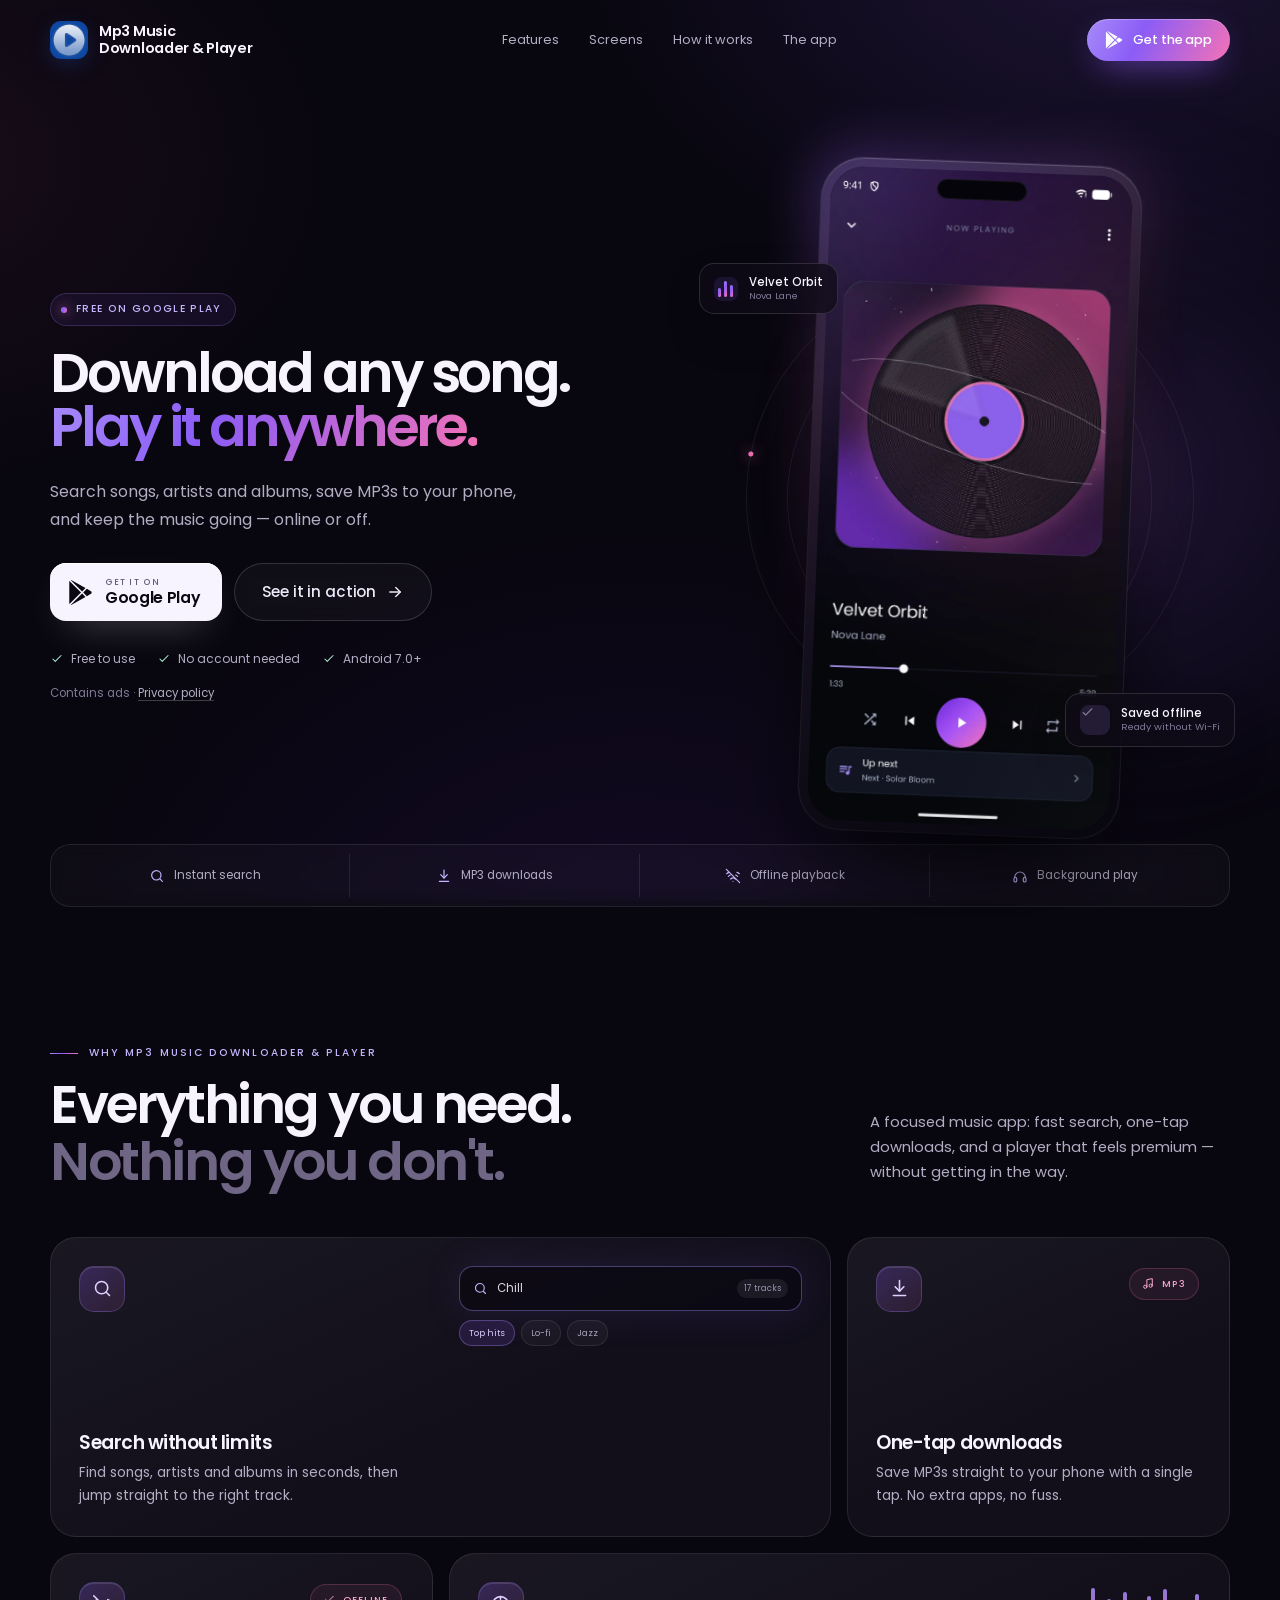
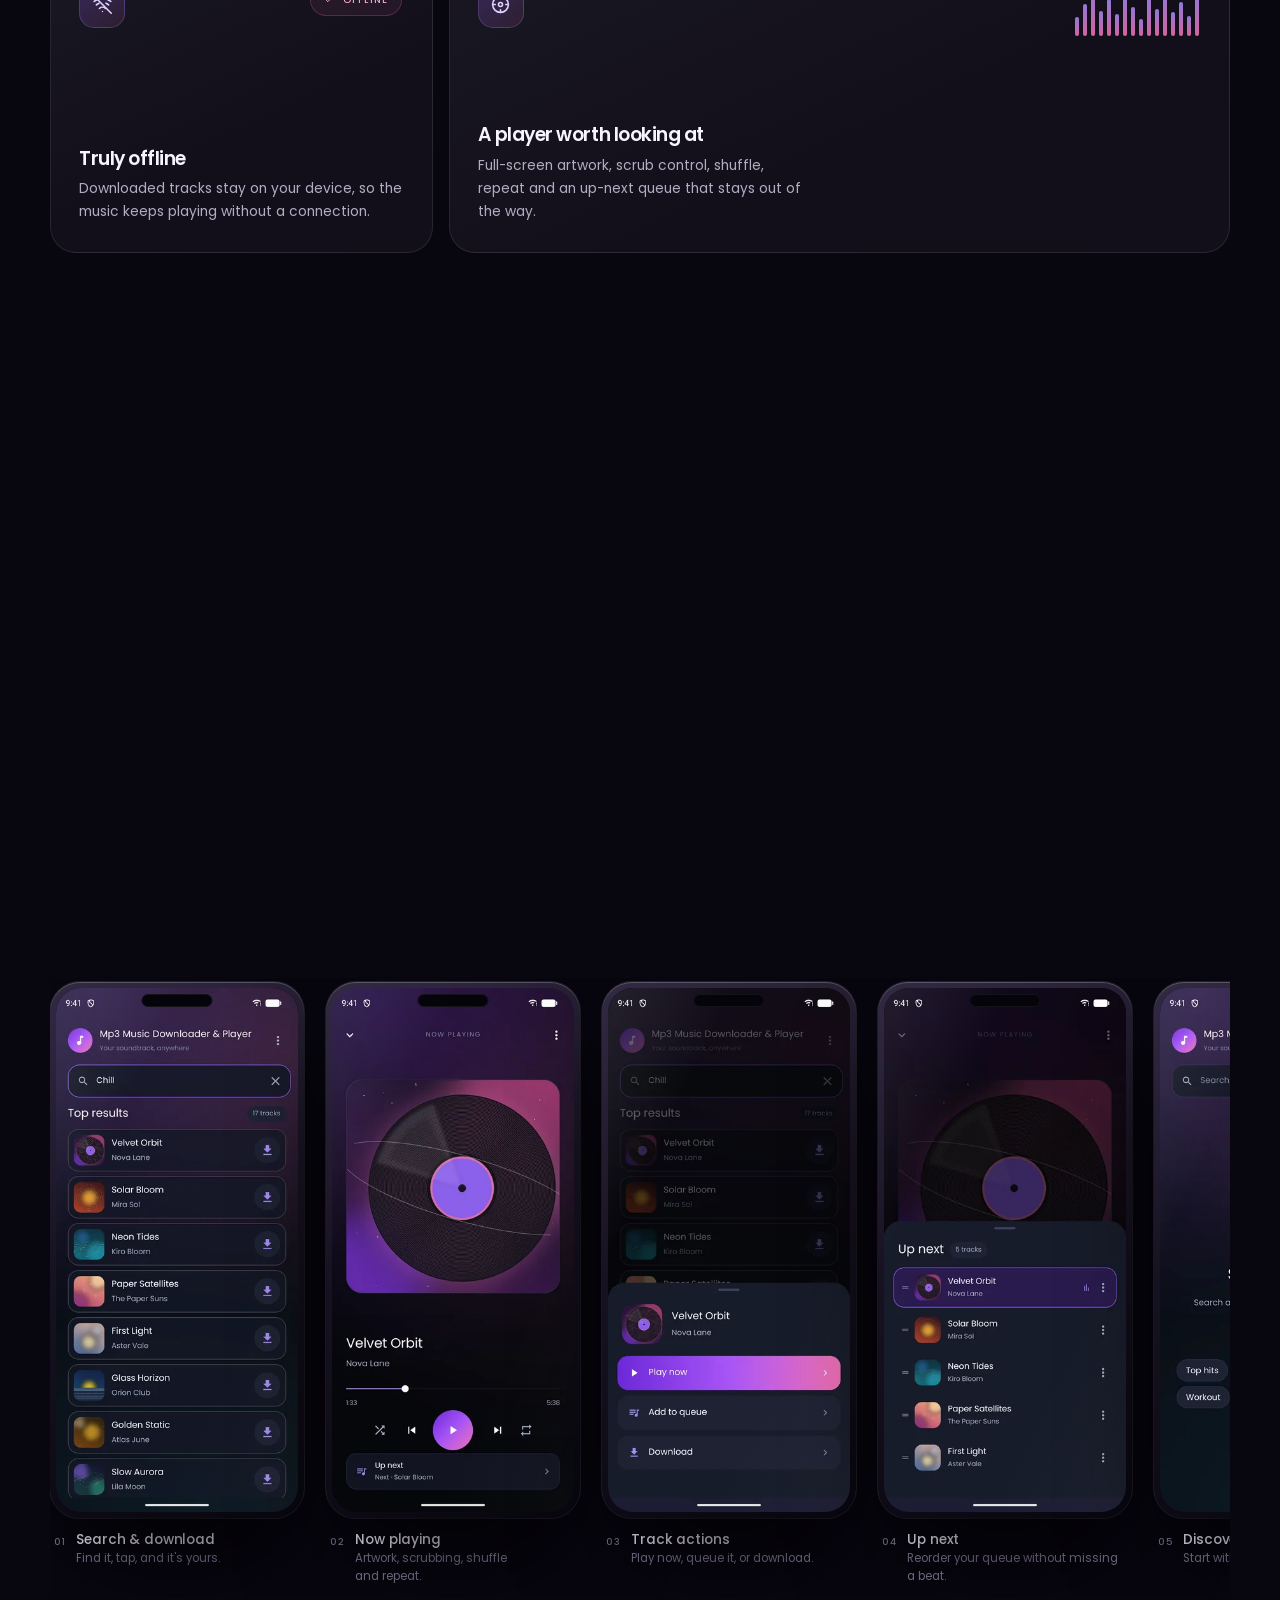
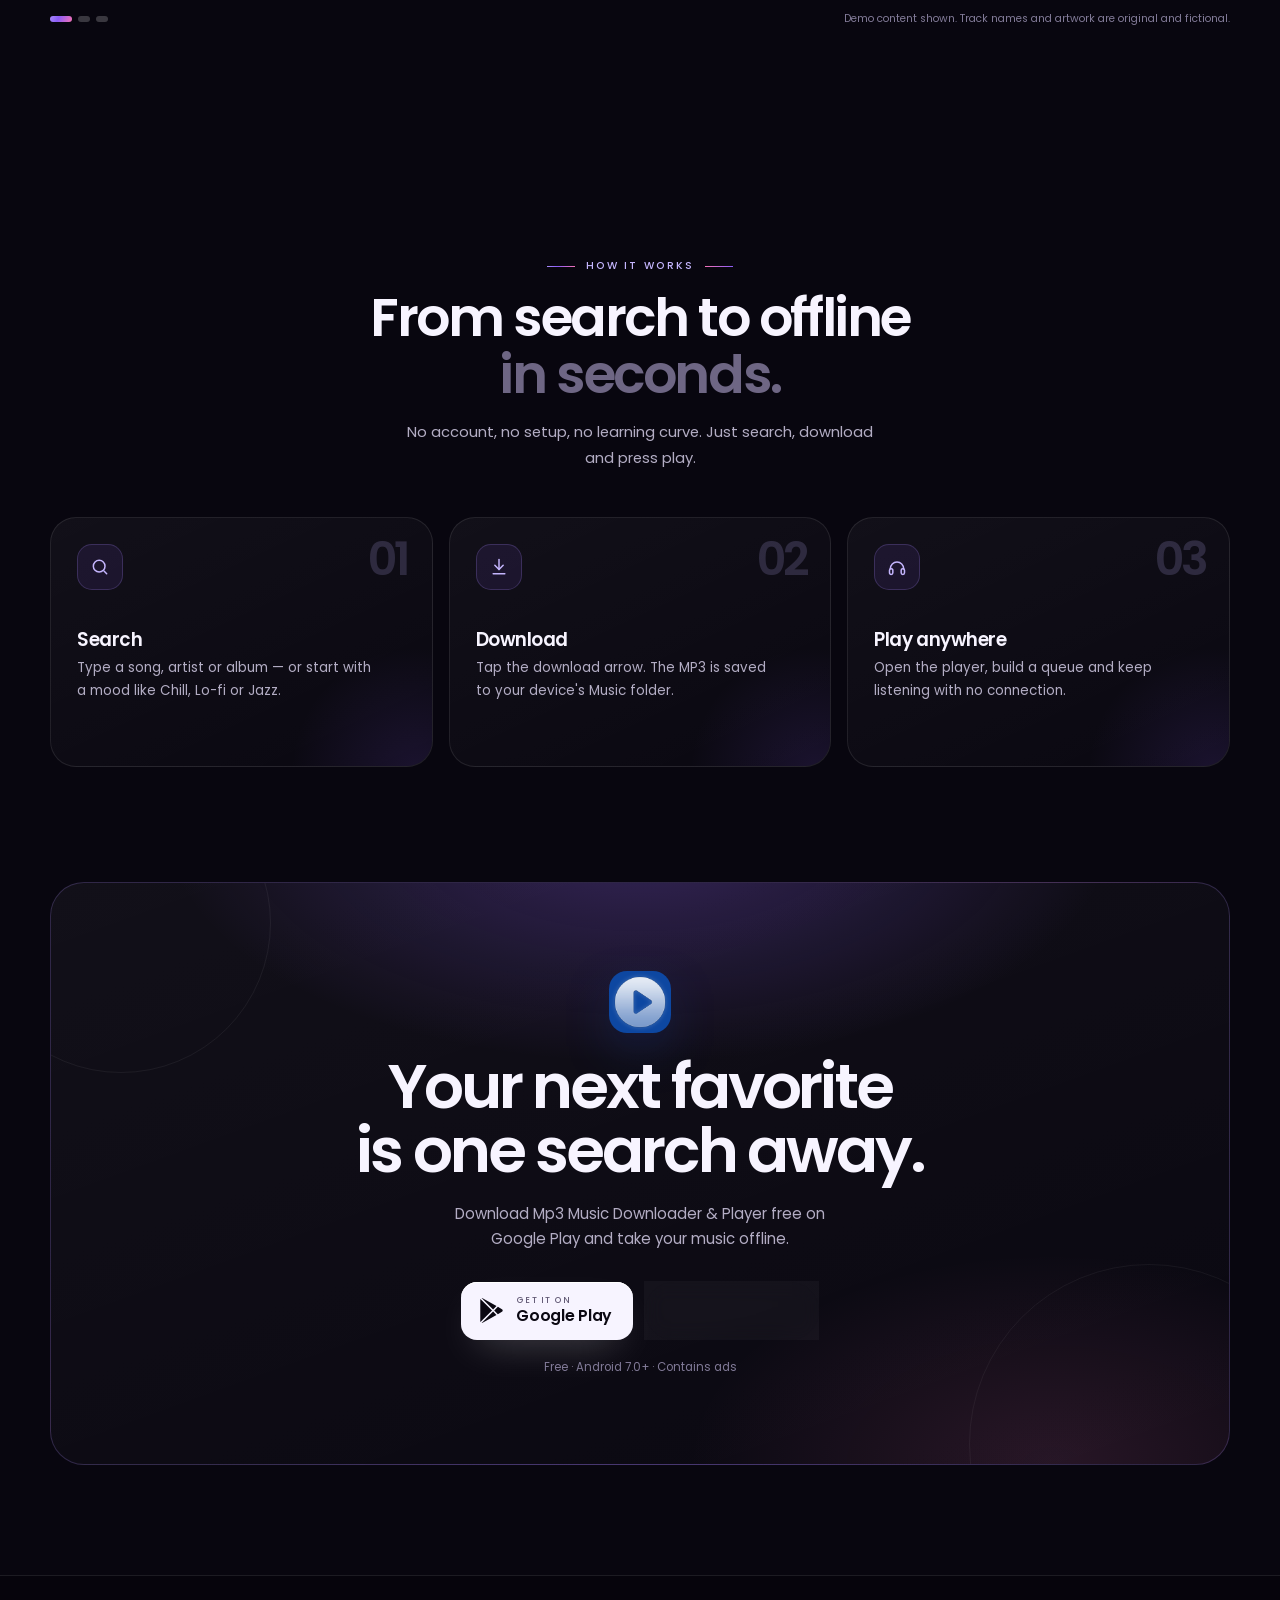
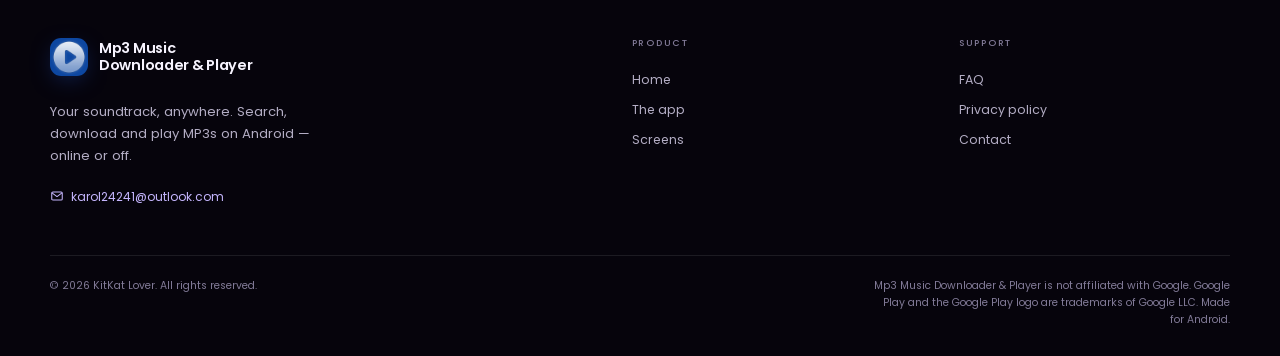
<file: index.html>
<!DOCTYPE html>
<html lang="en" class="no-js">
<head>
  <meta charset="utf-8">
  <meta name="viewport" content="width=device-width, initial-scale=1">
  <title>Mp3 Music Downloader &amp; Player — Free MP3 App for Android</title>
  <meta name="description" content="Search songs, artists and albums, download MP3s, and listen offline with Mp3 Music Downloader &amp; Player — a free music downloader and player for Android.">
  <meta name="theme-color" content="#08060f">
  <meta name="color-scheme" content="dark">
  <link rel="canonical" href="https://karolkotas.github.io/">

  <!-- Open Graph / social -->
  <meta property="og:type" content="website">
  <meta property="og:site_name" content="Mp3 Music Downloader &amp; Player">
  <meta property="og:url" content="https://karolkotas.github.io/">
  <meta property="og:title" content="Mp3 Music Downloader &amp; Player — Download any song. Play it anywhere.">
  <meta property="og:description" content="Search songs, artists and albums, save MP3s to your phone, and keep the music going — online or off.">
  <meta property="og:image" content="https://karolkotas.github.io/assets/og-image.jpg">
  <meta property="og:image:width" content="1200">
  <meta property="og:image:height" content="630">
  <meta property="og:image:alt" content="Mp3 Music Downloader &amp; Player — free MP3 app for Android">
  <meta name="twitter:card" content="summary_large_image">
  <meta name="twitter:title" content="Mp3 Music Downloader &amp; Player — Download any song. Play it anywhere.">
  <meta name="twitter:description" content="Search songs, artists and albums, save MP3s to your phone, and keep the music going — online or off.">
  <meta name="twitter:image" content="https://karolkotas.github.io/assets/og-image.jpg">

  <link rel="icon" href="assets/favicon.ico" sizes="any">
  <link rel="icon" type="image/png" sizes="192x192" href="assets/icon-192.png">
  <link rel="apple-touch-icon" href="assets/apple-touch-icon.png">

  <link rel="preload" href="assets/fonts/poppins-regular.woff2" as="font" type="font/woff2" crossorigin>
  <link rel="preload" href="assets/fonts/poppins-semibold.woff2" as="font" type="font/woff2" crossorigin>
  <link rel="preload" href="assets/screenshots/player-760.webp" as="image" type="image/webp">

  <link rel="stylesheet" href="assets/css/styles.css">
  <script>
    document.documentElement.classList.remove("no-js");
    document.documentElement.classList.add("js");
  </script>

  <script type="application/ld+json">
  {
    "@context": "https://schema.org",
    "@type": "SoftwareApplication",
    "name": "Mp3 Music Downloader & Player",
    "operatingSystem": "Android 7.0+",
    "applicationCategory": "MultimediaApplication",
    "description": "Search songs, artists and albums, download MP3s, and listen offline with Mp3 Music Downloader & Player.",
    "image": "https://karolkotas.github.io/assets/icon-512.png",
    "url": "https://karolkotas.github.io/",
    "downloadUrl": "https://play.google.com/store/apps/details?id=org.newappscreator.freemp3music",
    "offers": {
      "@type": "Offer",
      "price": "0",
      "priceCurrency": "USD"
    },
    "publisher": {
      "@type": "Person",
      "name": "KitKat Lover"
    }
  }
  </script>
</head>
<body>
  <a class="skip-link" href="#main">Skip to content</a>

  <svg class="svg-sprite" xmlns="http://www.w3.org/2000/svg" aria-hidden="true">
    <symbol id="i-search" viewBox="0 0 24 24"><circle cx="11" cy="11" r="7"/><path d="m20 20-3.2-3.2"/></symbol>
    <symbol id="i-download" viewBox="0 0 24 24"><path d="M12 3v12"/><path d="m7 10 5 5 5-5"/><path d="M5 20h14"/></symbol>
    <symbol id="i-wifi-off" viewBox="0 0 24 24"><path d="M2 2l20 20"/><path d="M8.5 16.5a5 5 0 0 1 7 0"/><path d="M5 12.5a10 10 0 0 1 3-2"/><path d="M16 10.5a10 10 0 0 1 3 2"/><path d="M2.5 8.5a15 15 0 0 1 3.5-2"/><path d="M18 6.5a15 15 0 0 1 3.5 2"/><circle cx="12" cy="20" r=".8" fill="currentColor" stroke="none"/></symbol>
    <symbol id="i-disc" viewBox="0 0 24 24"><circle cx="12" cy="12" r="9"/><circle cx="12" cy="12" r="2.3"/><path d="M12 3v3M12 18v3M3 12h3M18 12h3"/></symbol>
    <symbol id="i-queue" viewBox="0 0 24 24"><path d="M4 6h12M4 12h8M4 18h10"/><path d="M19 10v5.2a2.6 2.6 0 1 1-2-2.5"/></symbol>
    <symbol id="i-headphones" viewBox="0 0 24 24"><path d="M4 14a8 8 0 0 1 16 0"/><rect x="3" y="14" width="4" height="7" rx="2"/><rect x="17" y="14" width="4" height="7" rx="2"/></symbol>
    <symbol id="i-check" viewBox="0 0 24 24"><path d="m5 12 4 4L19 6"/></symbol>
    <symbol id="i-arrow-right" viewBox="0 0 24 24"><path d="M5 12h14"/><path d="m13 6 6 6-6 6"/></symbol>
    <symbol id="i-arrow-left" viewBox="0 0 24 24"><path d="M19 12H5"/><path d="m11 18-6-6 6-6"/></symbol>
    <symbol id="i-chevron-down" viewBox="0 0 24 24"><path d="m6 9 6 6 6-6"/></symbol>
    <symbol id="i-play" viewBox="0 0 24 24"><path d="M8 5.5v13l10-6.5z" fill="currentColor" stroke="none"/></symbol>
    <symbol id="i-google-play" viewBox="0 0 24 24"><path fill="currentColor" stroke="none" d="M22.018 13.298l-3.919 2.218-3.515-3.493 3.543-3.521 3.891 2.202a1.49 1.49 0 0 1 0 2.594zM1.337.924a1.486 1.486 0 0 0-.112.568v21.017c0 .217.045.419.124.6l11.155-11.087L1.337.924zm12.207 10.065l3.258-3.238L3.45.195a1.466 1.466 0 0 0-.946-.179l11.04 10.973zm0 2.067l-11 10.933c.298.036.612-.016.906-.183l13.324-7.54-3.23-3.21z"/></symbol>
    <symbol id="i-shield" viewBox="0 0 24 24"><path d="M12 3 5 6v5c0 4.4 2.9 8.4 7 9.5 4.1-1.1 7-5.1 7-9.5V6l-7-3Z"/><path d="m9 12 2 2 4-4"/></symbol>
    <symbol id="i-sparkle" viewBox="0 0 24 24"><path d="M12 3l1.6 4.4L18 9l-4.4 1.6L12 15l-1.6-4.4L6 9l4.4-1.6L12 3Z"/><path d="M19 15l.7 1.8L21.5 17l-1.8.7L19 19.5l-.7-1.8L16.5 17l1.8-.7L19 15Z"/></symbol>
    <symbol id="i-mail" viewBox="0 0 24 24"><rect x="3" y="5" width="18" height="14" rx="2"/><path d="m4 7 8 6 8-6"/></symbol>
    <symbol id="i-storage" viewBox="0 0 24 24"><path d="M4 7c0-1.7 3.6-3 8-3s8 1.3 8 3-3.6 3-8 3-8-1.3-8-3Z"/><path d="M4 7v5c0 1.7 3.6 3 8 3s8-1.3 8-3V7"/><path d="M4 12v5c0 1.7 3.6 3 8 3s8-1.3 8-3v-5"/></symbol>
    <symbol id="i-bolt" viewBox="0 0 24 24"><path d="M13 2 4 14h7l-1 8 9-12h-7l1-8Z"/></symbol>
    <symbol id="i-globe" viewBox="0 0 24 24"><circle cx="12" cy="12" r="9"/><path d="M3 12h18M12 3a15 15 0 0 1 0 18M12 3a15 15 0 0 0 0 18"/></symbol>
    <symbol id="i-music" viewBox="0 0 24 24"><path d="M9 18V5l10-2v13"/><circle cx="6" cy="18" r="3"/><circle cx="16" cy="16" r="3"/></symbol>
    <symbol id="i-lock" viewBox="0 0 24 24"><rect x="4" y="10" width="16" height="10" rx="2"/><path d="M8 10V7a4 4 0 0 1 8 0v3"/></symbol>
    <symbol id="i-phone" viewBox="0 0 24 24"><rect x="7" y="2" width="10" height="20" rx="2"/><path d="M11 18h2"/></symbol>
  </svg>

  <header class="site-header" data-header>
    <div class="container header-inner">
      <a class="brand" href="index.html" aria-label="Mp3 Music Downloader &amp; Player — home">
        <img class="brand__mark" src="assets/icon-192.png" width="38" height="38" alt="">
        <span class="brand__text">
          <span class="brand__name">Mp3 Music<br>Downloader &amp; Player</span>
        </span>
      </a>

      <nav class="nav" id="primary-nav" aria-label="Primary">
        <a href="#features">Features</a>
        <a href="#screens">Screens</a>
        <a href="#how">How it works</a>
        <a href="app.html">The app</a>
        <a class="btn btn--primary nav__cta" href="https://play.google.com/store/apps/details?id=org.newappscreator.freemp3music" target="_blank" rel="noopener">Get it on Google Play</a>
      </nav>

      <div class="header-actions">
        <a class="btn btn--primary btn--small" href="https://play.google.com/store/apps/details?id=org.newappscreator.freemp3music" target="_blank" rel="noopener">
          <svg class="icon icon--fill" aria-hidden="true"><use href="#i-google-play"/></svg>
          Get the app
        </a>
        <button class="nav-toggle" type="button" aria-controls="primary-nav" aria-expanded="false" aria-label="Open menu" data-nav-toggle>
          <span class="nav-toggle__box" aria-hidden="true"><span></span><span></span><span></span></span>
        </button>
      </div>
    </div>
  </header>

  <main id="main">
    <section class="hero">
      <div class="container hero-grid">
        <div class="hero-copy">
          <p class="eyebrow reveal"><span class="eyebrow__dot"></span> Free on Google Play</p>
          <h1 class="reveal" style="--delay:.06s">Download any song.<br><span class="grad-text">Play it anywhere.</span></h1>
          <p class="hero__lead reveal" style="--delay:.12s">Search songs, artists and albums, save MP3s to your phone, and keep the music going — online or off.</p>
          <div class="actions reveal" style="--delay:.18s">
            <a class="store-btn" href="https://play.google.com/store/apps/details?id=org.newappscreator.freemp3music" target="_blank" rel="noopener">
              <svg class="store-icon icon--fill" aria-hidden="true"><use href="#i-google-play"/></svg>
              <span><small>Get it on</small><strong>Google Play</strong></span>
            </a>
            <a class="btn btn--ghost btn--lg" href="#screens">
              See it in action
              <svg class="icon" aria-hidden="true"><use href="#i-arrow-right"/></svg>
            </a>
          </div>
          <ul class="hero-meta reveal" style="--delay:.24s">
            <li><svg class="icon" aria-hidden="true"><use href="#i-check"/></svg> Free to use</li>
            <li><svg class="icon" aria-hidden="true"><use href="#i-check"/></svg> No account needed</li>
            <li><svg class="icon" aria-hidden="true"><use href="#i-check"/></svg> Android 7.0+</li>
          </ul>
          <p class="fineprint reveal" style="--delay:.28s">Contains ads · <a href="policy.html">Privacy policy</a></p>
        </div>

        <div class="hero-art reveal" style="--delay:.16s">
          <div class="hero-glow" aria-hidden="true"></div>
          <div class="hero-ring hero-ring--one" aria-hidden="true"></div>
          <div class="hero-ring hero-ring--two" aria-hidden="true"></div>

          <div class="phone phone--hero">
            <div class="phone__screen">
              <img src="assets/screenshots/player-760.webp" srcset="assets/screenshots/player-380.webp 380w, assets/screenshots/player-760.webp 760w" sizes="(max-width: 960px) 68vw, 320px" width="760" height="1647" alt="Mp3 Music Downloader &amp; Player full-screen player showing Velvet Orbit by Nova Lane" fetchpriority="high">
            </div>
            <div class="phone__island" aria-hidden="true"></div>
          </div>

          <div class="float-card float-card--now" aria-hidden="true">
            <div class="eq"><span></span><span></span><span></span></div>
            <div><strong>Velvet Orbit</strong><span>Nova Lane</span></div>
          </div>

          <div class="float-card float-card--offline" aria-hidden="true">
            <span class="float-card__icon"><svg class="icon"><use href="#i-check"/></svg></span>
            <div><strong>Saved offline</strong><span>Ready without Wi-Fi</span></div>
          </div>
        </div>
      </div>

      <div class="container">
        <div class="value-strip reveal">
          <div class="value-item"><svg class="icon" aria-hidden="true"><use href="#i-search"/></svg> Instant search</div>
          <div class="value-item"><svg class="icon" aria-hidden="true"><use href="#i-download"/></svg> MP3 downloads</div>
          <div class="value-item"><svg class="icon" aria-hidden="true"><use href="#i-wifi-off"/></svg> Offline playback</div>
          <div class="value-item"><svg class="icon" aria-hidden="true"><use href="#i-headphones"/></svg> Background play</div>
        </div>
      </div>
    </section>

    <section class="section section--tight" id="features">
      <div class="container">
        <div class="section-head reveal">
          <div>
            <p class="kicker">Why Mp3 Music Downloader &amp; Player</p>
            <h2>Everything you need.<br><span class="dim">Nothing you don't.</span></h2>
          </div>
          <p>A focused music app: fast search, one-tap downloads, and a player that feels premium — without getting in the way.</p>
        </div>

        <div class="feature-grid">
          <article class="feature-card feature-card--wide reveal">
            <div class="feature-icon"><svg class="icon" aria-hidden="true"><use href="#i-search"/></svg></div>
            <div class="feature-visual" aria-hidden="true">
              <div class="mock-search__bar">
                <svg class="icon"><use href="#i-search"/></svg>
                <em>Chill</em>
                <span class="mock-count">17 tracks</span>
              </div>
              <div class="mock-chips">
                <span class="mock-chip mock-chip--active">Top hits</span>
                <span class="mock-chip">Lo-fi</span>
                <span class="mock-chip">Jazz</span>
              </div>
            </div>
            <div class="feature-copy">
              <h3>Search without limits</h3>
              <p>Find songs, artists and albums in seconds, then jump straight to the right track.</p>
            </div>
          </article>

          <article class="feature-card reveal">
            <div class="feature-icon"><svg class="icon" aria-hidden="true"><use href="#i-download"/></svg></div>
            <span class="feature-badge"><svg class="icon" aria-hidden="true"><use href="#i-music"/></svg> MP3</span>
            <div class="feature-copy">
              <h3>One-tap downloads</h3>
              <p>Save MP3s straight to your phone with a single tap. No extra apps, no fuss.</p>
            </div>
          </article>

          <article class="feature-card reveal">
            <div class="feature-icon"><svg class="icon" aria-hidden="true"><use href="#i-wifi-off"/></svg></div>
            <span class="feature-badge"><svg class="icon" aria-hidden="true"><use href="#i-check"/></svg> Offline</span>
            <div class="feature-copy">
              <h3>Truly offline</h3>
              <p>Downloaded tracks stay on your device, so the music keeps playing without a connection.</p>
            </div>
          </article>

          <article class="feature-card feature-card--wide reveal">
            <div class="feature-icon"><svg class="icon" aria-hidden="true"><use href="#i-disc"/></svg></div>
            <div class="wave" aria-hidden="true">
              <span style="--h:38%;--i:1"></span><span style="--h:66%;--i:2"></span><span style="--h:100%;--i:3"></span><span style="--h:52%;--i:4"></span><span style="--h:76%;--i:5"></span><span style="--h:44%;--i:6"></span><span style="--h:90%;--i:7"></span><span style="--h:60%;--i:8"></span><span style="--h:34%;--i:9"></span><span style="--h:82%;--i:10"></span><span style="--h:56%;--i:11"></span><span style="--h:96%;--i:12"></span><span style="--h:48%;--i:13"></span><span style="--h:70%;--i:14"></span><span style="--h:40%;--i:15"></span><span style="--h:86%;--i:16"></span>
            </div>
            <div class="feature-copy">
              <h3>A player worth looking at</h3>
              <p>Full-screen artwork, scrub control, shuffle, repeat and an up-next queue that stays out of the way.</p>
            </div>
          </article>

          <article class="feature-card reveal">
            <div class="feature-icon"><svg class="icon" aria-hidden="true"><use href="#i-queue"/></svg></div>
            <div class="queue-mini" aria-hidden="true">
              <div class="queue-mini__row"><span class="queue-mini__grip"><i></i><i></i></span><span class="queue-mini__art"></span><span class="queue-mini__lines"><i></i><i></i></span></div>
              <div class="queue-mini__row"><span class="queue-mini__grip"><i></i><i></i></span><span class="queue-mini__art"></span><span class="queue-mini__lines"><i></i><i></i></span></div>
              <div class="queue-mini__row"><span class="queue-mini__grip"><i></i><i></i></span><span class="queue-mini__art"></span><span class="queue-mini__lines"><i></i><i></i></span></div>
            </div>
            <div class="feature-copy">
              <h3>Queue that flows</h3>
              <p>Reorder what's next, skip ahead and keep the right track ready at all times.</p>
            </div>
          </article>

          <article class="feature-card feature-card--wide reveal">
            <div class="feature-icon"><svg class="icon" aria-hidden="true"><use href="#i-headphones"/></svg></div>
            <div class="mini-player" aria-hidden="true">
              <span class="mini-player__art"></span>
              <span class="mini-player__meta"><strong>Velvet Orbit</strong><span>Nova Lane</span></span>
              <span class="mini-player__controls">
                <svg class="icon"><use href="#i-arrow-left"/></svg>
                <span class="mini-player__play"><svg class="icon"><use href="#i-play"/></svg></span>
                <svg class="icon"><use href="#i-arrow-right"/></svg>
              </span>
            </div>
            <div class="feature-copy">
              <h3>Keep the music going</h3>
              <p>Background playback and a mini-player that follows you around the app.</p>
            </div>
          </article>
        </div>
      </div>
    </section>

    <section class="section" id="screens" data-gallery>
      <div class="container">
        <div class="section-head section-head--gallery reveal">
          <div>
            <p class="kicker">A closer look</p>
            <h2>Designed to disappear<br><span class="dim">into the music.</span></h2>
          </div>
          <div class="gallery-controls">
            <button class="gallery-btn" type="button" aria-label="Previous screenshot" data-gallery-prev>
              <svg class="icon" aria-hidden="true"><use href="#i-arrow-left"/></svg>
            </button>
            <button class="gallery-btn" type="button" aria-label="Next screenshot" data-gallery-next>
              <svg class="icon" aria-hidden="true"><use href="#i-arrow-right"/></svg>
            </button>
          </div>
        </div>

        <div class="gallery reveal">
          <div class="gallery-track" tabindex="0" aria-label="Mp3 Music Downloader &amp; Player app screenshots">
            <figure class="shot">
              <div class="phone">
                <div class="phone__screen"><img src="assets/screenshots/search-760.webp" srcset="assets/screenshots/search-380.webp 380w, assets/screenshots/search-760.webp 760w" sizes="(max-width: 760px) 62vw, 254px" width="760" height="1647" alt="Search results in Mp3 Music Downloader &amp; Player with a download button beside every track"></div>
                <div class="phone__island" aria-hidden="true"></div>
              </div>
              <figcaption><span class="shot-index">01</span><h3>Search &amp; download</h3><p>Find it, tap, and it's yours.</p></figcaption>
            </figure>

            <figure class="shot">
              <div class="phone">
                <div class="phone__screen"><img src="assets/screenshots/player-760.webp" srcset="assets/screenshots/player-380.webp 380w, assets/screenshots/player-760.webp 760w" sizes="(max-width: 760px) 62vw, 254px" width="760" height="1647" alt="Full-screen music player with vinyl artwork and playback controls"></div>
                <div class="phone__island" aria-hidden="true"></div>
              </div>
              <figcaption><span class="shot-index">02</span><h3>Now playing</h3><p>Artwork, scrubbing, shuffle and repeat.</p></figcaption>
            </figure>

            <figure class="shot">
              <div class="phone">
                <div class="phone__screen"><img src="assets/screenshots/download-760.webp" srcset="assets/screenshots/download-380.webp 380w, assets/screenshots/download-760.webp 760w" sizes="(max-width: 760px) 62vw, 254px" width="760" height="1647" alt="Track action sheet with Play now, Add to queue and Download options"></div>
                <div class="phone__island" aria-hidden="true"></div>
              </div>
              <figcaption><span class="shot-index">03</span><h3>Track actions</h3><p>Play now, queue it, or download.</p></figcaption>
            </figure>

            <figure class="shot">
              <div class="phone">
                <div class="phone__screen"><img src="assets/screenshots/queue-760.webp" srcset="assets/screenshots/queue-380.webp 380w, assets/screenshots/queue-760.webp 760w" sizes="(max-width: 760px) 62vw, 254px" width="760" height="1647" alt="Up next queue with reorder handles and highlighted current track"></div>
                <div class="phone__island" aria-hidden="true"></div>
              </div>
              <figcaption><span class="shot-index">04</span><h3>Up next</h3><p>Reorder your queue without missing a beat.</p></figcaption>
            </figure>

            <figure class="shot">
              <div class="phone">
                <div class="phone__screen"><img src="assets/screenshots/discover-760.webp" srcset="assets/screenshots/discover-380.webp 380w, assets/screenshots/discover-760.webp 760w" sizes="(max-width: 760px) 62vw, 254px" width="760" height="1647" alt="Mp3 Music Downloader &amp; Player home screen with search and mood suggestion chips"></div>
                <div class="phone__island" aria-hidden="true"></div>
              </div>
              <figcaption><span class="shot-index">05</span><h3>Discover</h3><p>Start with a mood or search anything.</p></figcaption>
            </figure>

            <figure class="shot">
              <div class="phone">
                <div class="phone__screen"><img src="assets/screenshots/background-760.webp" srcset="assets/screenshots/background-380.webp 380w, assets/screenshots/background-760.webp 760w" sizes="(max-width: 760px) 62vw, 254px" width="760" height="1647" alt="Home screen with the mini-player still active while browsing"></div>
                <div class="phone__island" aria-hidden="true"></div>
              </div>
              <figcaption><span class="shot-index">06</span><h3>Background play</h3><p>Leave the app. Keep the music.</p></figcaption>
            </figure>
          </div>

          <div class="gallery-footer">
            <div class="gallery-dots" data-gallery-dots aria-label="Screenshot positions"></div>
            <p class="gallery-note">Demo content shown. Track names and artwork are original and fictional.</p>
          </div>
        </div>
      </div>
    </section>

    <section class="section" id="how">
      <div class="container">
        <div class="section-head section-head--center reveal">
          <div>
            <p class="kicker">How it works</p>
            <h2>From search to offline<br><span class="dim">in seconds.</span></h2>
          </div>
          <p>No account, no setup, no learning curve. Just search, download and press play.</p>
        </div>

        <div class="steps">
          <article class="step reveal">
            <span class="step__num" aria-hidden="true">01</span>
            <div class="step__icon"><svg class="icon" aria-hidden="true"><use href="#i-search"/></svg></div>
            <h3>Search</h3>
            <p>Type a song, artist or album — or start with a mood like Chill, Lo-fi or Jazz.</p>
          </article>
          <article class="step reveal" style="--delay:.08s">
            <span class="step__num" aria-hidden="true">02</span>
            <div class="step__icon"><svg class="icon" aria-hidden="true"><use href="#i-download"/></svg></div>
            <h3>Download</h3>
            <p>Tap the download arrow. The MP3 is saved to your device's Music folder.</p>
          </article>
          <article class="step reveal" style="--delay:.16s">
            <span class="step__num" aria-hidden="true">03</span>
            <div class="step__icon"><svg class="icon" aria-hidden="true"><use href="#i-headphones"/></svg></div>
            <h3>Play anywhere</h3>
            <p>Open the player, build a queue and keep listening with no connection.</p>
          </article>
        </div>
      </div>
    </section>

    <section class="cta-wrap">
      <div class="container">
        <div class="cta reveal">
          <img class="cta__mark" src="assets/icon-192.png" width="62" height="62" alt="">
          <h2>Your next favorite<br>is one search away.</h2>
          <p class="cta__lead">Download Mp3 Music Downloader &amp; Player free on Google Play and take your music offline.</p>
          <div class="actions actions--center">
            <a class="store-btn" href="https://play.google.com/store/apps/details?id=org.newappscreator.freemp3music" target="_blank" rel="noopener">
              <svg class="store-icon icon--fill" aria-hidden="true"><use href="#i-google-play"/></svg>
              <span><small>Get it on</small><strong>Google Play</strong></span>
            </a>
            <a class="btn btn--ghost btn--lg" href="app.html">Explore the app</a>
          </div>
          <p class="fineprint">Free · Android 7.0+ · Contains ads</p>
        </div>
      </div>
    </section>
  </main>

  <footer class="site-footer">
    <div class="container footer-grid">
      <div class="footer-brand">
        <a class="brand" href="index.html" aria-label="Mp3 Music Downloader &amp; Player — home">
          <img class="brand__mark" src="assets/icon-192.png" width="38" height="38" alt="">
          <span class="brand__text">
            <span class="brand__name">Mp3 Music<br>Downloader &amp; Player</span>
          </span>
        </a>
        <p>Your soundtrack, anywhere. Search, download and play MP3s on Android — online or off.</p>
        <a class="footer-contact" href="mailto:karol24241@outlook.com">
          <svg class="icon" aria-hidden="true"><use href="#i-mail"/></svg>
          karol24241@outlook.com
        </a>
      </div>

      <div class="footer-col">
        <h2>Product</h2>
        <a href="index.html">Home</a>
        <a href="app.html">The app</a>
        <a href="#screens">Screens</a>
      </div>

      <div class="footer-col">
        <h2>Support</h2>
        <a href="app.html#faq">FAQ</a>
        <a href="policy.html">Privacy policy</a>
        <a href="mailto:karol24241@outlook.com">Contact</a>
      </div>
    </div>

    <div class="container footer-bottom">
      <p>© <span data-year>2026</span> KitKat Lover. All rights reserved.</p>
      <p>Mp3 Music Downloader &amp; Player is not affiliated with Google. Google Play and the Google Play logo are trademarks of Google LLC. Made for Android.</p>
    </div>
  </footer>

  <script src="assets/js/main.js" defer></script>
</body>
</html>
</file>
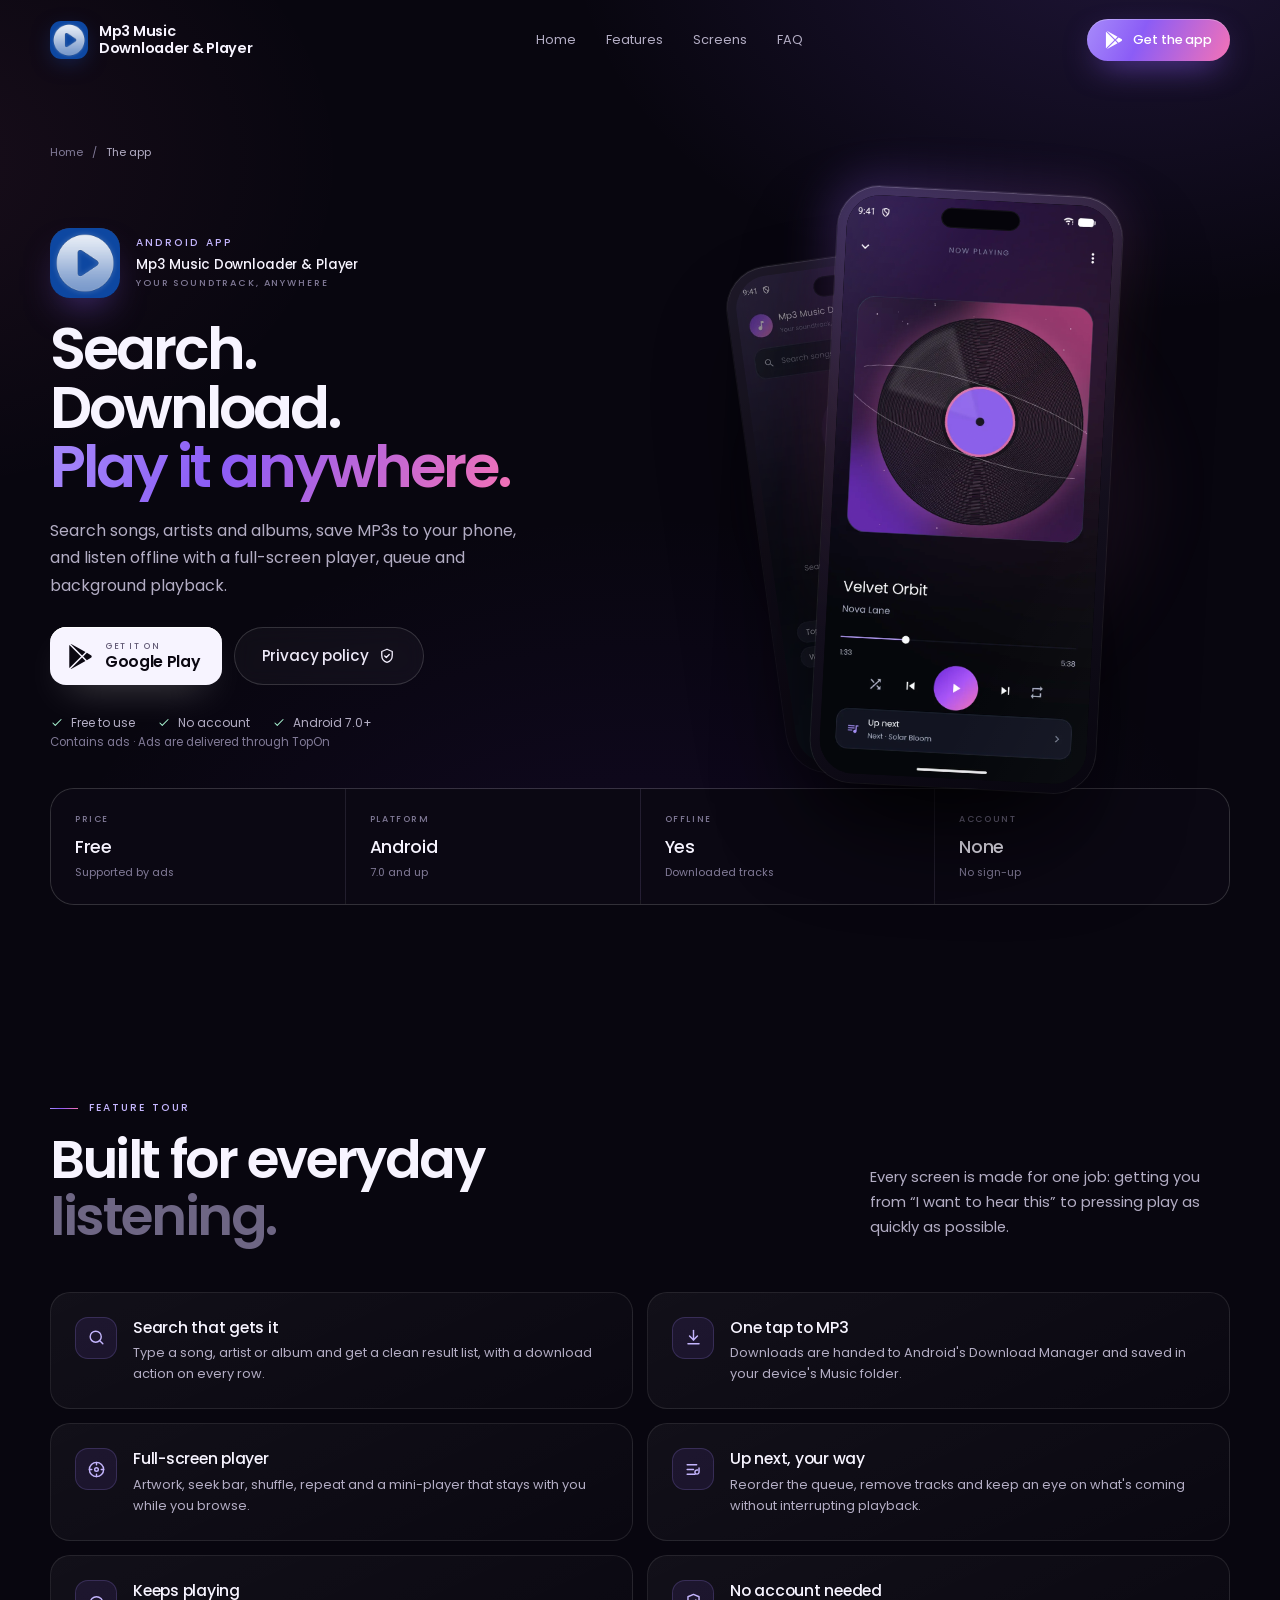
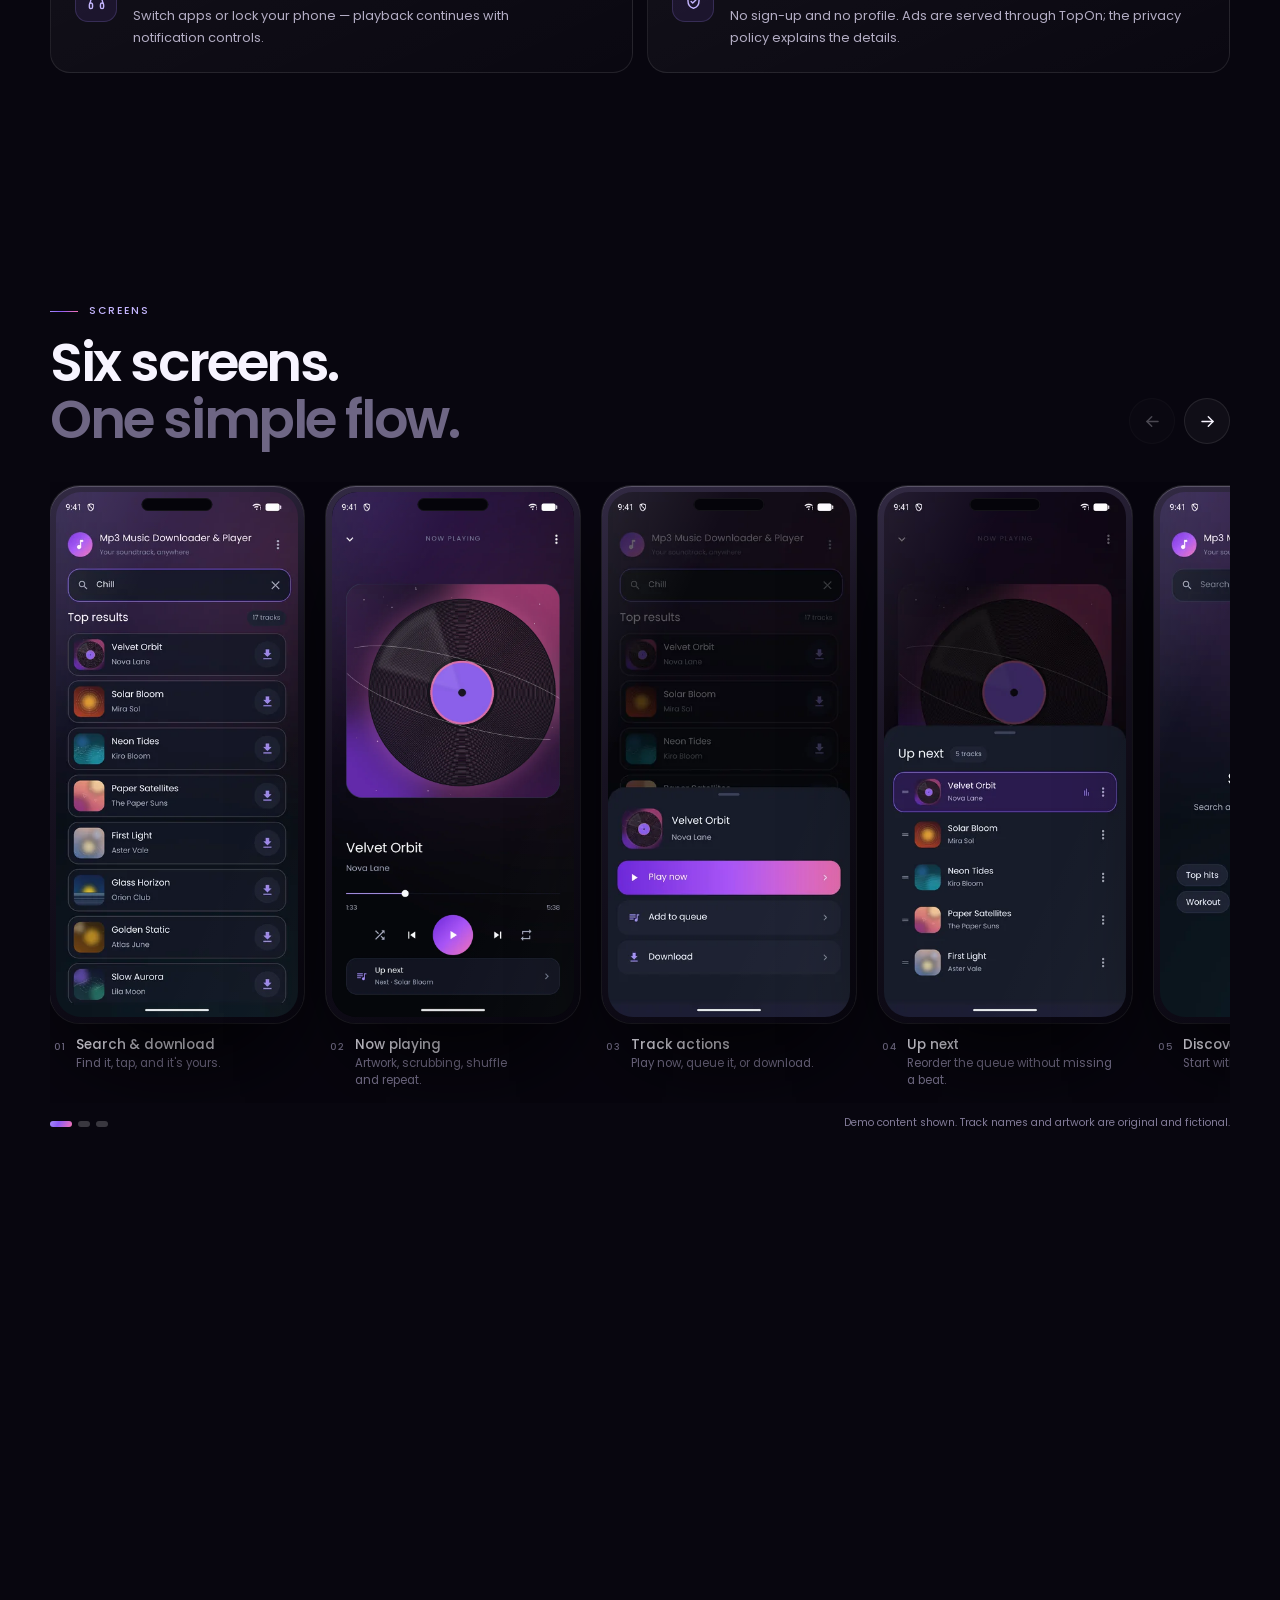
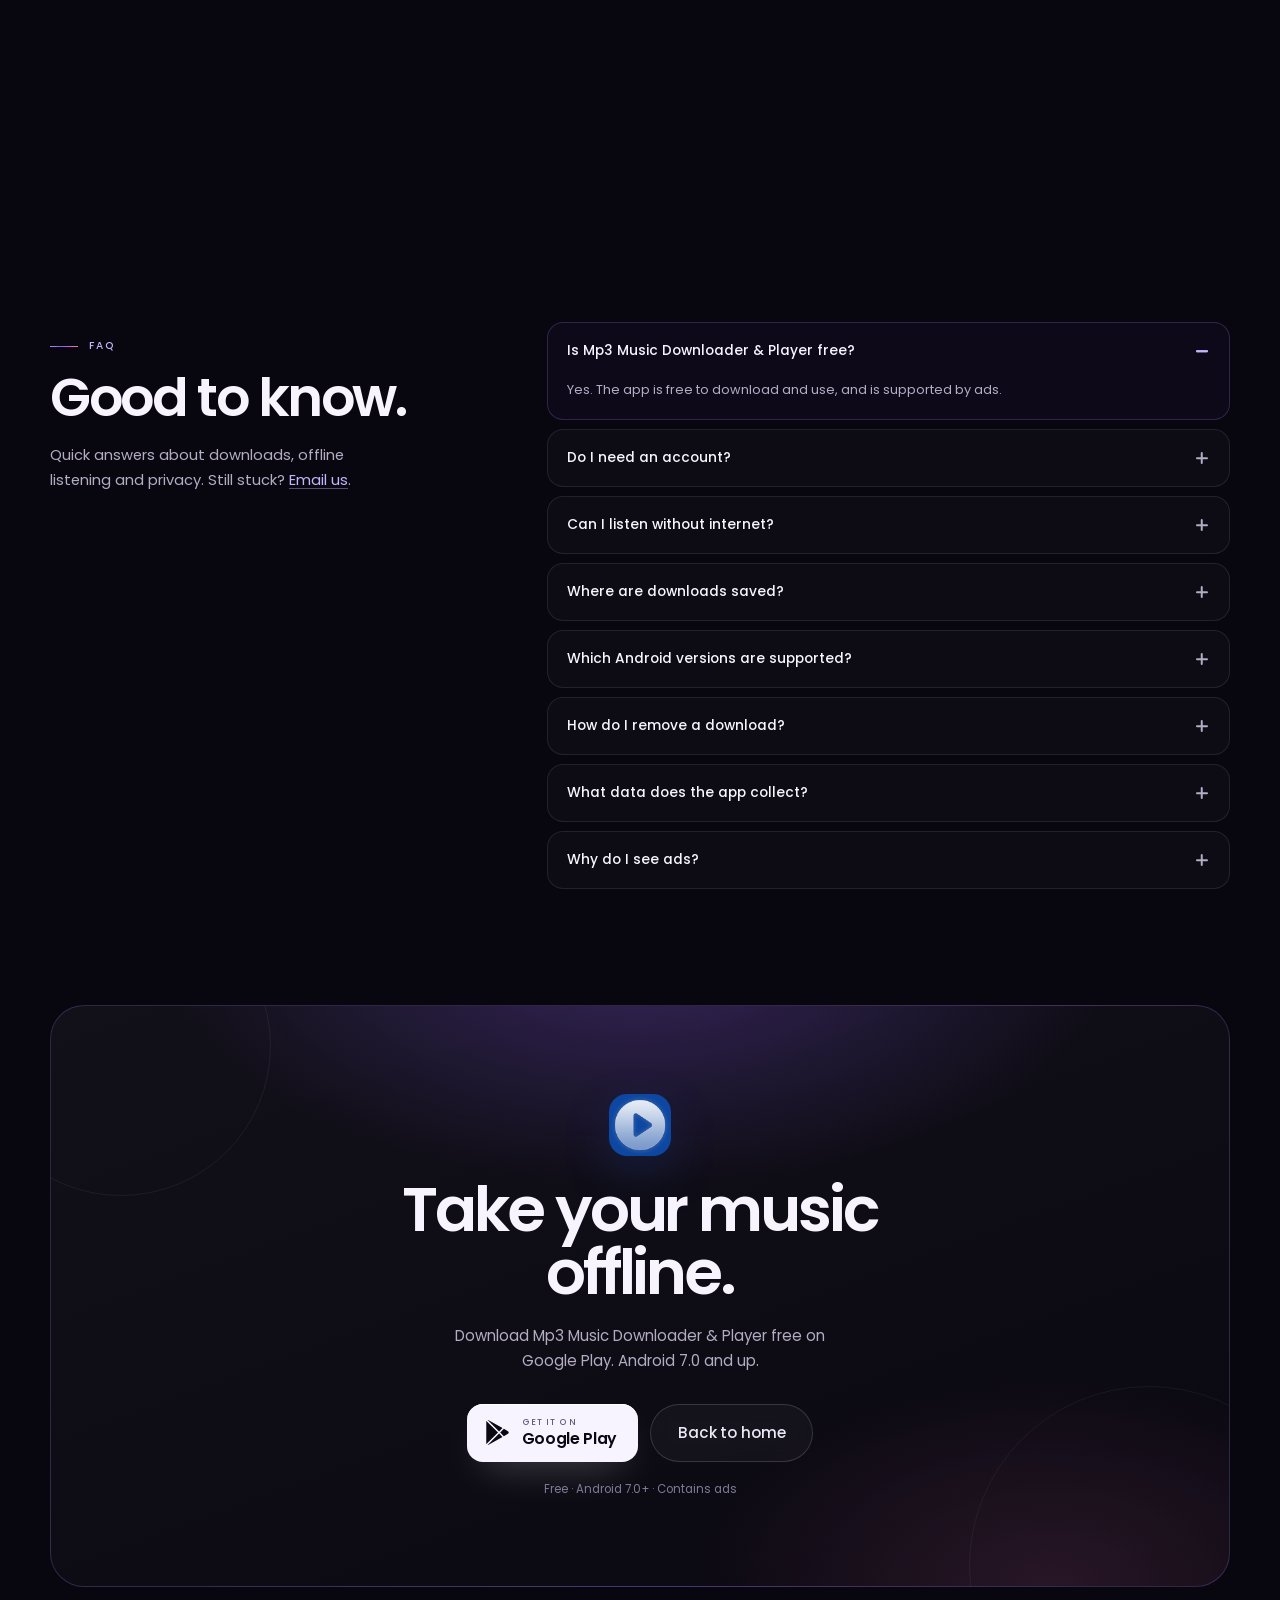
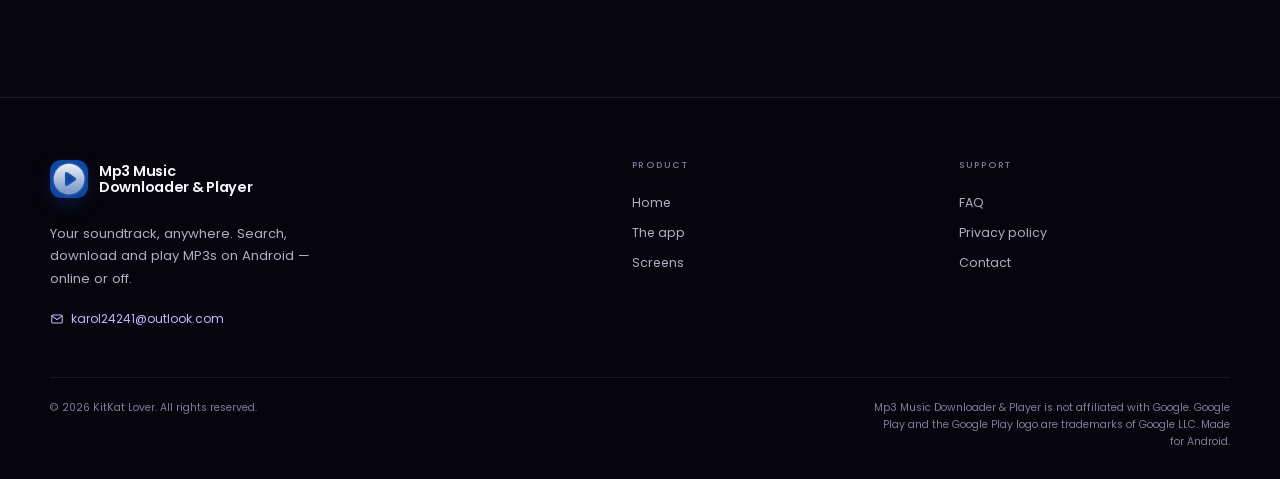
<file: app.html>
<!DOCTYPE html>
<html lang="en" class="no-js">
<head>
  <meta charset="utf-8">
  <meta name="viewport" content="width=device-width, initial-scale=1">
  <title>The app — Mp3 Music Downloader &amp; Player</title>
  <meta name="description" content="A closer look at Mp3 Music Downloader &amp; Player: fast search, one-tap MP3 downloads, offline playback, a full-screen player, queue and background listening on Android.">
  <meta name="theme-color" content="#08060f">
  <meta name="color-scheme" content="dark">
  <link rel="canonical" href="https://karolkotas.github.io/app.html">

  <meta property="og:type" content="website">
  <meta property="og:site_name" content="Mp3 Music Downloader &amp; Player">
  <meta property="og:url" content="https://karolkotas.github.io/app.html">
  <meta property="og:title" content="The app — Mp3 Music Downloader &amp; Player">
  <meta property="og:description" content="Search, download and play MP3s offline with a player that looks as good as it sounds.">
  <meta property="og:image" content="https://karolkotas.github.io/assets/og-image.jpg">
  <meta property="og:image:width" content="1200">
  <meta property="og:image:height" content="630">
  <meta name="twitter:card" content="summary_large_image">
  <meta name="twitter:title" content="The app — Mp3 Music Downloader &amp; Player">
  <meta name="twitter:description" content="Search, download and play MP3s offline with a player that looks as good as it sounds.">
  <meta name="twitter:image" content="https://karolkotas.github.io/assets/og-image.jpg">

  <link rel="icon" href="assets/favicon.ico" sizes="any">
  <link rel="icon" type="image/png" sizes="192x192" href="assets/icon-192.png">
  <link rel="apple-touch-icon" href="assets/apple-touch-icon.png">

  <link rel="preload" href="assets/fonts/poppins-regular.woff2" as="font" type="font/woff2" crossorigin>
  <link rel="preload" href="assets/fonts/poppins-semibold.woff2" as="font" type="font/woff2" crossorigin>
  <link rel="preload" href="assets/screenshots/player-760.webp" as="image" type="image/webp">

  <link rel="stylesheet" href="assets/css/styles.css">
  <script>
    document.documentElement.classList.remove("no-js");
    document.documentElement.classList.add("js");
  </script>

  <script type="application/ld+json">
  {
    "@context": "https://schema.org",
    "@type": "SoftwareApplication",
    "name": "Mp3 Music Downloader & Player",
    "operatingSystem": "Android 7.0+",
    "applicationCategory": "MultimediaApplication",
    "description": "Search songs, artists and albums, download MP3s, and listen offline with Mp3 Music Downloader & Player.",
    "image": "https://karolkotas.github.io/assets/icon-512.png",
    "url": "https://karolkotas.github.io/app.html",
    "downloadUrl": "https://play.google.com/store/apps/details?id=org.newappscreator.freemp3music",
    "offers": {
      "@type": "Offer",
      "price": "0",
      "priceCurrency": "USD"
    },
    "publisher": {
      "@type": "Person",
      "name": "KitKat Lover"
    }
  }
  </script>
</head>
<body>
  <a class="skip-link" href="#main">Skip to content</a>

  <svg class="svg-sprite" xmlns="http://www.w3.org/2000/svg" aria-hidden="true">
    <symbol id="i-search" viewBox="0 0 24 24"><circle cx="11" cy="11" r="7"/><path d="m20 20-3.2-3.2"/></symbol>
    <symbol id="i-download" viewBox="0 0 24 24"><path d="M12 3v12"/><path d="m7 10 5 5 5-5"/><path d="M5 20h14"/></symbol>
    <symbol id="i-wifi-off" viewBox="0 0 24 24"><path d="M2 2l20 20"/><path d="M8.5 16.5a5 5 0 0 1 7 0"/><path d="M5 12.5a10 10 0 0 1 3-2"/><path d="M16 10.5a10 10 0 0 1 3 2"/><path d="M2.5 8.5a15 15 0 0 1 3.5-2"/><path d="M18 6.5a15 15 0 0 1 3.5 2"/><circle cx="12" cy="20" r=".8" fill="currentColor" stroke="none"/></symbol>
    <symbol id="i-disc" viewBox="0 0 24 24"><circle cx="12" cy="12" r="9"/><circle cx="12" cy="12" r="2.3"/><path d="M12 3v3M12 18v3M3 12h3M18 12h3"/></symbol>
    <symbol id="i-queue" viewBox="0 0 24 24"><path d="M4 6h12M4 12h8M4 18h10"/><path d="M19 10v5.2a2.6 2.6 0 1 1-2-2.5"/></symbol>
    <symbol id="i-headphones" viewBox="0 0 24 24"><path d="M4 14a8 8 0 0 1 16 0"/><rect x="3" y="14" width="4" height="7" rx="2"/><rect x="17" y="14" width="4" height="7" rx="2"/></symbol>
    <symbol id="i-check" viewBox="0 0 24 24"><path d="m5 12 4 4L19 6"/></symbol>
    <symbol id="i-arrow-right" viewBox="0 0 24 24"><path d="M5 12h14"/><path d="m13 6 6 6-6 6"/></symbol>
    <symbol id="i-arrow-left" viewBox="0 0 24 24"><path d="M19 12H5"/><path d="m11 18-6-6 6-6"/></symbol>
    <symbol id="i-chevron-down" viewBox="0 0 24 24"><path d="m6 9 6 6 6-6"/></symbol>
    <symbol id="i-play" viewBox="0 0 24 24"><path d="M8 5.5v13l10-6.5z" fill="currentColor" stroke="none"/></symbol>
    <symbol id="i-google-play" viewBox="0 0 24 24"><path fill="currentColor" stroke="none" d="M22.018 13.298l-3.919 2.218-3.515-3.493 3.543-3.521 3.891 2.202a1.49 1.49 0 0 1 0 2.594zM1.337.924a1.486 1.486 0 0 0-.112.568v21.017c0 .217.045.419.124.6l11.155-11.087L1.337.924zm12.207 10.065l3.258-3.238L3.45.195a1.466 1.466 0 0 0-.946-.179l11.04 10.973zm0 2.067l-11 10.933c.298.036.612-.016.906-.183l13.324-7.54-3.23-3.21z"/></symbol>
    <symbol id="i-shield" viewBox="0 0 24 24"><path d="M12 3 5 6v5c0 4.4 2.9 8.4 7 9.5 4.1-1.1 7-5.1 7-9.5V6l-7-3Z"/><path d="m9 12 2 2 4-4"/></symbol>
    <symbol id="i-sparkle" viewBox="0 0 24 24"><path d="M12 3l1.6 4.4L18 9l-4.4 1.6L12 15l-1.6-4.4L6 9l4.4-1.6L12 3Z"/><path d="M19 15l.7 1.8L21.5 17l-1.8.7L19 19.5l-.7-1.8L16.5 17l1.8-.7L19 15Z"/></symbol>
    <symbol id="i-mail" viewBox="0 0 24 24"><rect x="3" y="5" width="18" height="14" rx="2"/><path d="m4 7 8 6 8-6"/></symbol>
    <symbol id="i-storage" viewBox="0 0 24 24"><path d="M4 7c0-1.7 3.6-3 8-3s8 1.3 8 3-3.6 3-8 3-8-1.3-8-3Z"/><path d="M4 7v5c0 1.7 3.6 3 8 3s8-1.3 8-3V7"/><path d="M4 12v5c0 1.7 3.6 3 8 3s8-1.3 8-3v-5"/></symbol>
    <symbol id="i-bolt" viewBox="0 0 24 24"><path d="M13 2 4 14h7l-1 8 9-12h-7l1-8Z"/></symbol>
    <symbol id="i-globe" viewBox="0 0 24 24"><circle cx="12" cy="12" r="9"/><path d="M3 12h18M12 3a15 15 0 0 1 0 18M12 3a15 15 0 0 0 0 18"/></symbol>
    <symbol id="i-music" viewBox="0 0 24 24"><path d="M9 18V5l10-2v13"/><circle cx="6" cy="18" r="3"/><circle cx="16" cy="16" r="3"/></symbol>
    <symbol id="i-lock" viewBox="0 0 24 24"><rect x="4" y="10" width="16" height="10" rx="2"/><path d="M8 10V7a4 4 0 0 1 8 0v3"/></symbol>
    <symbol id="i-phone" viewBox="0 0 24 24"><rect x="7" y="2" width="10" height="20" rx="2"/><path d="M11 18h2"/></symbol>
  </svg>

  <header class="site-header" data-header>
    <div class="container header-inner">
      <a class="brand" href="index.html" aria-label="Mp3 Music Downloader &amp; Player — home">
        <img class="brand__mark" src="assets/icon-192.png" width="38" height="38" alt="">
        <span class="brand__text">
          <span class="brand__name">Mp3 Music<br>Downloader &amp; Player</span>
        </span>
      </a>

      <nav class="nav" id="primary-nav" aria-label="Primary">
        <a href="index.html">Home</a>
        <a href="#features">Features</a>
        <a href="#screens">Screens</a>
        <a href="#faq">FAQ</a>
        <a class="btn btn--primary nav__cta" href="https://play.google.com/store/apps/details?id=org.newappscreator.freemp3music" target="_blank" rel="noopener">Get it on Google Play</a>
      </nav>

      <div class="header-actions">
        <a class="btn btn--primary btn--small" href="https://play.google.com/store/apps/details?id=org.newappscreator.freemp3music" target="_blank" rel="noopener">
          <svg class="icon icon--fill" aria-hidden="true"><use href="#i-google-play"/></svg>
          Get the app
        </a>
        <button class="nav-toggle" type="button" aria-controls="primary-nav" aria-expanded="false" aria-label="Open menu" data-nav-toggle>
          <span class="nav-toggle__box" aria-hidden="true"><span></span><span></span><span></span></span>
        </button>
      </div>
    </div>
  </header>

  <main id="main">
    <section class="page-hero">
      <div class="container">
        <nav class="breadcrumb" aria-label="Breadcrumb">
          <a href="index.html">Home</a>
          <span aria-hidden="true">/</span>
          <span aria-current="page">The app</span>
        </nav>

        <div class="app-hero">
          <div class="app-copy">
            <div class="app-head reveal">
              <img class="app-head__icon" src="assets/icon-192.png" width="70" height="70" alt="Mp3 Music Downloader &amp; Player app icon">
              <div class="app-head__text">
                <p class="kicker">Android app</p>
                <span class="brand__name">Mp3 Music Downloader &amp; Player</span>
                <span class="brand__sub">Your soundtrack, anywhere</span>
              </div>
            </div>

            <h1 class="reveal" style="--delay:.06s">Search. Download.<br><span class="grad-text">Play it anywhere.</span></h1>
            <p class="hero__lead reveal" style="--delay:.12s">Search songs, artists and albums, save MP3s to your phone, and listen offline with a full-screen player, queue and background playback.</p>

            <div class="actions reveal" style="--delay:.18s">
              <a class="store-btn" href="https://play.google.com/store/apps/details?id=org.newappscreator.freemp3music" target="_blank" rel="noopener">
                <svg class="store-icon icon--fill" aria-hidden="true"><use href="#i-google-play"/></svg>
                <span><small>Get it on</small><strong>Google Play</strong></span>
              </a>
              <a class="btn btn--ghost btn--lg" href="policy.html">
                Privacy policy
                <svg class="icon" aria-hidden="true"><use href="#i-shield"/></svg>
              </a>
            </div>

            <ul class="hero-meta reveal" style="--delay:.24s">
              <li><svg class="icon" aria-hidden="true"><use href="#i-check"/></svg> Free to use</li>
              <li><svg class="icon" aria-hidden="true"><use href="#i-check"/></svg> No account</li>
              <li><svg class="icon" aria-hidden="true"><use href="#i-check"/></svg> Android 7.0+</li>
            </ul>
            <p class="fineprint reveal" style="--delay:.28s">Contains ads · Ads are delivered through TopOn</p>
          </div>

          <div class="app-art reveal" style="--delay:.16s">
            <div class="app-art__glow" aria-hidden="true"></div>
            <div class="phone phone--app-back" aria-hidden="true">
              <div class="phone__screen"><img src="assets/screenshots/discover-380.webp" width="380" height="823" alt=""></div>
              <div class="phone__island"></div>
            </div>
            <div class="phone phone--app-front">
              <div class="phone__screen"><img src="assets/screenshots/player-760.webp" srcset="assets/screenshots/player-380.webp 380w, assets/screenshots/player-760.webp 760w" sizes="(max-width: 520px) 78vw, 285px" width="760" height="1647" alt="Mp3 Music Downloader &amp; Player full-screen player with vinyl artwork" fetchpriority="high"></div>
              <div class="phone__island" aria-hidden="true"></div>
            </div>
          </div>
        </div>

        <div class="facts reveal">
          <div class="fact"><span class="fact__label">Price</span><strong>Free</strong><span>Supported by ads</span></div>
          <div class="fact"><span class="fact__label">Platform</span><strong>Android</strong><span>7.0 and up</span></div>
          <div class="fact"><span class="fact__label">Offline</span><strong>Yes</strong><span>Downloaded tracks</span></div>
          <div class="fact"><span class="fact__label">Account</span><strong>None</strong><span>No sign-up</span></div>
        </div>
      </div>
    </section>

    <section class="section" id="features">
      <div class="container">
        <div class="section-head reveal">
          <div>
            <p class="kicker">Feature tour</p>
            <h2>Built for everyday<br><span class="dim">listening.</span></h2>
          </div>
          <p>Every screen is made for one job: getting you from “I want to hear this” to pressing play as quickly as possible.</p>
        </div>

        <div class="detail-grid">
          <article class="detail-card reveal">
            <div class="detail-card__icon"><svg class="icon" aria-hidden="true"><use href="#i-search"/></svg></div>
            <div>
              <h3>Search that gets it</h3>
              <p>Type a song, artist or album and get a clean result list, with a download action on every row.</p>
            </div>
          </article>

          <article class="detail-card reveal" style="--delay:.05s">
            <div class="detail-card__icon"><svg class="icon" aria-hidden="true"><use href="#i-download"/></svg></div>
            <div>
              <h3>One tap to MP3</h3>
              <p>Downloads are handed to Android's Download Manager and saved in your device's Music folder.</p>
            </div>
          </article>

          <article class="detail-card reveal">
            <div class="detail-card__icon"><svg class="icon" aria-hidden="true"><use href="#i-disc"/></svg></div>
            <div>
              <h3>Full-screen player</h3>
              <p>Artwork, seek bar, shuffle, repeat and a mini-player that stays with you while you browse.</p>
            </div>
          </article>

          <article class="detail-card reveal" style="--delay:.05s">
            <div class="detail-card__icon"><svg class="icon" aria-hidden="true"><use href="#i-queue"/></svg></div>
            <div>
              <h3>Up next, your way</h3>
              <p>Reorder the queue, remove tracks and keep an eye on what's coming without interrupting playback.</p>
            </div>
          </article>

          <article class="detail-card reveal">
            <div class="detail-card__icon"><svg class="icon" aria-hidden="true"><use href="#i-headphones"/></svg></div>
            <div>
              <h3>Keeps playing</h3>
              <p>Switch apps or lock your phone — playback continues with notification controls.</p>
            </div>
          </article>

          <article class="detail-card reveal" style="--delay:.05s">
            <div class="detail-card__icon"><svg class="icon" aria-hidden="true"><use href="#i-shield"/></svg></div>
            <div>
              <h3>No account needed</h3>
              <p>No sign-up and no profile. Ads are served through TopOn; the privacy policy explains the details.</p>
            </div>
          </article>
        </div>
      </div>
    </section>

    <section class="section" id="screens" data-gallery>
      <div class="container">
        <div class="section-head section-head--gallery reveal">
          <div>
            <p class="kicker">Screens</p>
            <h2>Six screens.<br><span class="dim">One simple flow.</span></h2>
          </div>
          <div class="gallery-controls">
            <button class="gallery-btn" type="button" aria-label="Previous screenshot" data-gallery-prev>
              <svg class="icon" aria-hidden="true"><use href="#i-arrow-left"/></svg>
            </button>
            <button class="gallery-btn" type="button" aria-label="Next screenshot" data-gallery-next>
              <svg class="icon" aria-hidden="true"><use href="#i-arrow-right"/></svg>
            </button>
          </div>
        </div>

        <div class="gallery reveal">
          <div class="gallery-track" tabindex="0" aria-label="Mp3 Music Downloader &amp; Player app screenshots">
            <figure class="shot">
              <div class="phone"><div class="phone__screen"><img src="assets/screenshots/search-760.webp" srcset="assets/screenshots/search-380.webp 380w, assets/screenshots/search-760.webp 760w" sizes="(max-width: 760px) 62vw, 254px" width="760" height="1647" alt="Search results with download buttons"></div><div class="phone__island" aria-hidden="true"></div></div>
              <figcaption><span class="shot-index">01</span><h3>Search &amp; download</h3><p>Find it, tap, and it's yours.</p></figcaption>
            </figure>
            <figure class="shot">
              <div class="phone"><div class="phone__screen"><img src="assets/screenshots/player-760.webp" srcset="assets/screenshots/player-380.webp 380w, assets/screenshots/player-760.webp 760w" sizes="(max-width: 760px) 62vw, 254px" width="760" height="1647" alt="Full-screen player with vinyl artwork"></div><div class="phone__island" aria-hidden="true"></div></div>
              <figcaption><span class="shot-index">02</span><h3>Now playing</h3><p>Artwork, scrubbing, shuffle and repeat.</p></figcaption>
            </figure>
            <figure class="shot">
              <div class="phone"><div class="phone__screen"><img src="assets/screenshots/download-760.webp" srcset="assets/screenshots/download-380.webp 380w, assets/screenshots/download-760.webp 760w" sizes="(max-width: 760px) 62vw, 254px" width="760" height="1647" alt="Track action sheet with Play now, Add to queue and Download"></div><div class="phone__island" aria-hidden="true"></div></div>
              <figcaption><span class="shot-index">03</span><h3>Track actions</h3><p>Play now, queue it, or download.</p></figcaption>
            </figure>
            <figure class="shot">
              <div class="phone"><div class="phone__screen"><img src="assets/screenshots/queue-760.webp" srcset="assets/screenshots/queue-380.webp 380w, assets/screenshots/queue-760.webp 760w" sizes="(max-width: 760px) 62vw, 254px" width="760" height="1647" alt="Up next queue with reorder handles"></div><div class="phone__island" aria-hidden="true"></div></div>
              <figcaption><span class="shot-index">04</span><h3>Up next</h3><p>Reorder the queue without missing a beat.</p></figcaption>
            </figure>
            <figure class="shot">
              <div class="phone"><div class="phone__screen"><img src="assets/screenshots/discover-760.webp" srcset="assets/screenshots/discover-380.webp 380w, assets/screenshots/discover-760.webp 760w" sizes="(max-width: 760px) 62vw, 254px" width="760" height="1647" alt="Home screen with search and mood suggestions"></div><div class="phone__island" aria-hidden="true"></div></div>
              <figcaption><span class="shot-index">05</span><h3>Discover</h3><p>Start with a mood or search anything.</p></figcaption>
            </figure>
            <figure class="shot">
              <div class="phone"><div class="phone__screen"><img src="assets/screenshots/background-760.webp" srcset="assets/screenshots/background-380.webp 380w, assets/screenshots/background-760.webp 760w" sizes="(max-width: 760px) 62vw, 254px" width="760" height="1647" alt="Home screen with the mini-player still active"></div><div class="phone__island" aria-hidden="true"></div></div>
              <figcaption><span class="shot-index">06</span><h3>Background play</h3><p>Leave the app. Keep the music.</p></figcaption>
            </figure>
          </div>
          <div class="gallery-footer">
            <div class="gallery-dots" data-gallery-dots aria-label="Screenshot positions"></div>
            <p class="gallery-note">Demo content shown. Track names and artwork are original and fictional.</p>
          </div>
        </div>
      </div>
    </section>

    <section class="section section--tight">
      <div class="container">
        <div class="privacy-panel reveal">
          <div class="privacy-panel__icon"><svg class="icon" aria-hidden="true"><use href="#i-shield"/></svg></div>
          <div>
            <p class="kicker">Privacy &amp; permissions</p>
            <h2>Clear about what the app uses.</h2>
            <p>Mp3 Music Downloader &amp; Player needs network access to search and stream, storage access to save MP3s, and notifications for playback controls. The app does not require an account. Advertising is delivered through TopOn and described in the privacy policy.</p>
            <div class="privacy-tags">
              <span class="privacy-tag">Network</span>
              <span class="privacy-tag">Storage</span>
              <span class="privacy-tag">Notifications</span>
              <span class="privacy-tag">Advertising ID</span>
            </div>
            <a class="privacy-panel__link" href="policy.html">Read the privacy policy <svg class="icon" aria-hidden="true"><use href="#i-arrow-right"/></svg></a>
          </div>
        </div>
      </div>
    </section>

    <section class="section" id="faq">
      <div class="container faq-layout">
        <div class="section-head reveal">
          <div>
            <p class="kicker">FAQ</p>
            <h2>Good to know.</h2>
          </div>
          <p>Quick answers about downloads, offline listening and privacy. Still stuck? <a href="mailto:karol24241@outlook.com">Email us</a>.</p>
        </div>

        <div class="faq-list reveal">
          <details class="faq" open>
            <summary>Is Mp3 Music Downloader &amp; Player free?<span class="faq__icon" aria-hidden="true"></span></summary>
            <p>Yes. The app is free to download and use, and is supported by ads.</p>
          </details>
          <details class="faq">
            <summary>Do I need an account?<span class="faq__icon" aria-hidden="true"></span></summary>
            <p>No. There is no sign-up, login or profile. Open the app, search and start listening.</p>
          </details>
          <details class="faq">
            <summary>Can I listen without internet?<span class="faq__icon" aria-hidden="true"></span></summary>
            <p>Yes. Tracks you download are saved on your device and can be played offline.</p>
          </details>
          <details class="faq">
            <summary>Where are downloads saved?<span class="faq__icon" aria-hidden="true"></span></summary>
            <p>Downloads are saved to the <strong>Music</strong> folder on your device using Android's Download Manager. If that folder isn't available, the app falls back to <strong>Downloads</strong>.</p>
          </details>
          <details class="faq">
            <summary>Which Android versions are supported?<span class="faq__icon" aria-hidden="true"></span></summary>
            <p>Mp3 Music Downloader &amp; Player supports Android 7.0 (API 24) and newer.</p>
          </details>
          <details class="faq">
            <summary>How do I remove a download?<span class="faq__icon" aria-hidden="true"></span></summary>
            <p>Open your device's Files or Downloads app, go to the Music folder and delete the MP3 files you no longer need.</p>
          </details>
          <details class="faq">
            <summary>What data does the app collect?<span class="faq__icon" aria-hidden="true"></span></summary>
            <p>The app does not require an account or profile. Third-party advertising and analytics providers may collect device, advertising and usage information as described in the <a href="policy.html">privacy policy</a>.</p>
          </details>
          <details class="faq">
            <summary>Why do I see ads?<span class="faq__icon" aria-hidden="true"></span></summary>
            <p>Ads keep the app free. They are mediated by TopOn, which works with multiple advertising networks. See the <a href="policy.html">privacy policy</a> for details and opt-out information.</p>
          </details>
        </div>
      </div>
    </section>

    <section class="cta-wrap">
      <div class="container">
        <div class="cta reveal">
          <img class="cta__mark" src="assets/icon-192.png" width="62" height="62" alt="">
          <h2>Take your music<br>offline.</h2>
          <p class="cta__lead">Download Mp3 Music Downloader &amp; Player free on Google Play. Android 7.0 and up.</p>
          <div class="actions actions--center">
            <a class="store-btn" href="https://play.google.com/store/apps/details?id=org.newappscreator.freemp3music" target="_blank" rel="noopener">
              <svg class="store-icon icon--fill" aria-hidden="true"><use href="#i-google-play"/></svg>
              <span><small>Get it on</small><strong>Google Play</strong></span>
            </a>
            <a class="btn btn--ghost btn--lg" href="index.html">Back to home</a>
          </div>
          <p class="fineprint">Free · Android 7.0+ · Contains ads</p>
        </div>
      </div>
    </section>
  </main>

  <footer class="site-footer">
    <div class="container footer-grid">
      <div class="footer-brand">
        <a class="brand" href="index.html" aria-label="Mp3 Music Downloader &amp; Player — home">
          <img class="brand__mark" src="assets/icon-192.png" width="38" height="38" alt="">
          <span class="brand__text">
            <span class="brand__name">Mp3 Music<br>Downloader &amp; Player</span>
          </span>
        </a>
        <p>Your soundtrack, anywhere. Search, download and play MP3s on Android — online or off.</p>
        <a class="footer-contact" href="mailto:karol24241@outlook.com">
          <svg class="icon" aria-hidden="true"><use href="#i-mail"/></svg>
          karol24241@outlook.com
        </a>
      </div>

      <div class="footer-col">
        <h2>Product</h2>
        <a href="index.html">Home</a>
        <a href="app.html">The app</a>
        <a href="index.html#screens">Screens</a>
      </div>

      <div class="footer-col">
        <h2>Support</h2>
        <a href="#faq">FAQ</a>
        <a href="policy.html">Privacy policy</a>
        <a href="mailto:karol24241@outlook.com">Contact</a>
      </div>
    </div>

    <div class="container footer-bottom">
      <p>© <span data-year>2026</span> KitKat Lover. All rights reserved.</p>
      <p>Mp3 Music Downloader &amp; Player is not affiliated with Google. Google Play and the Google Play logo are trademarks of Google LLC. Made for Android.</p>
    </div>
  </footer>

  <script src="assets/js/main.js" defer></script>
</body>
</html>
</file>
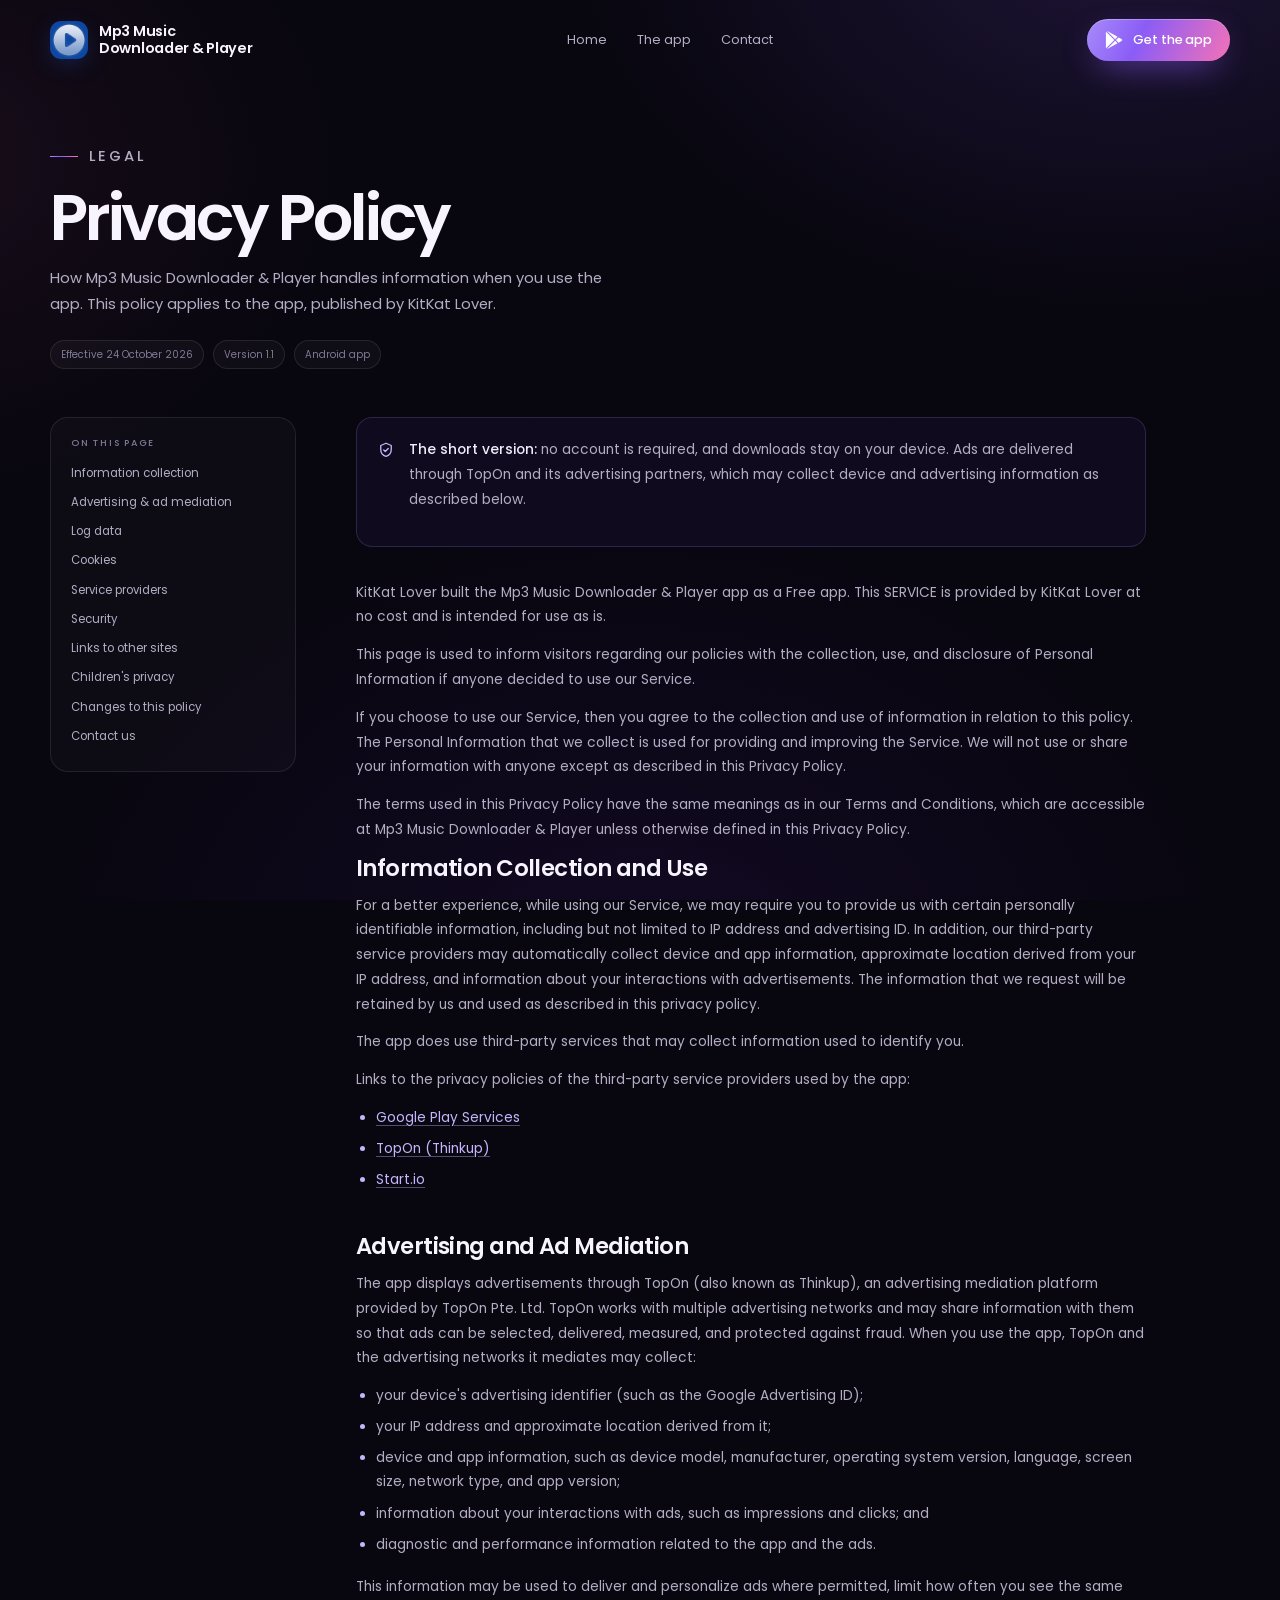
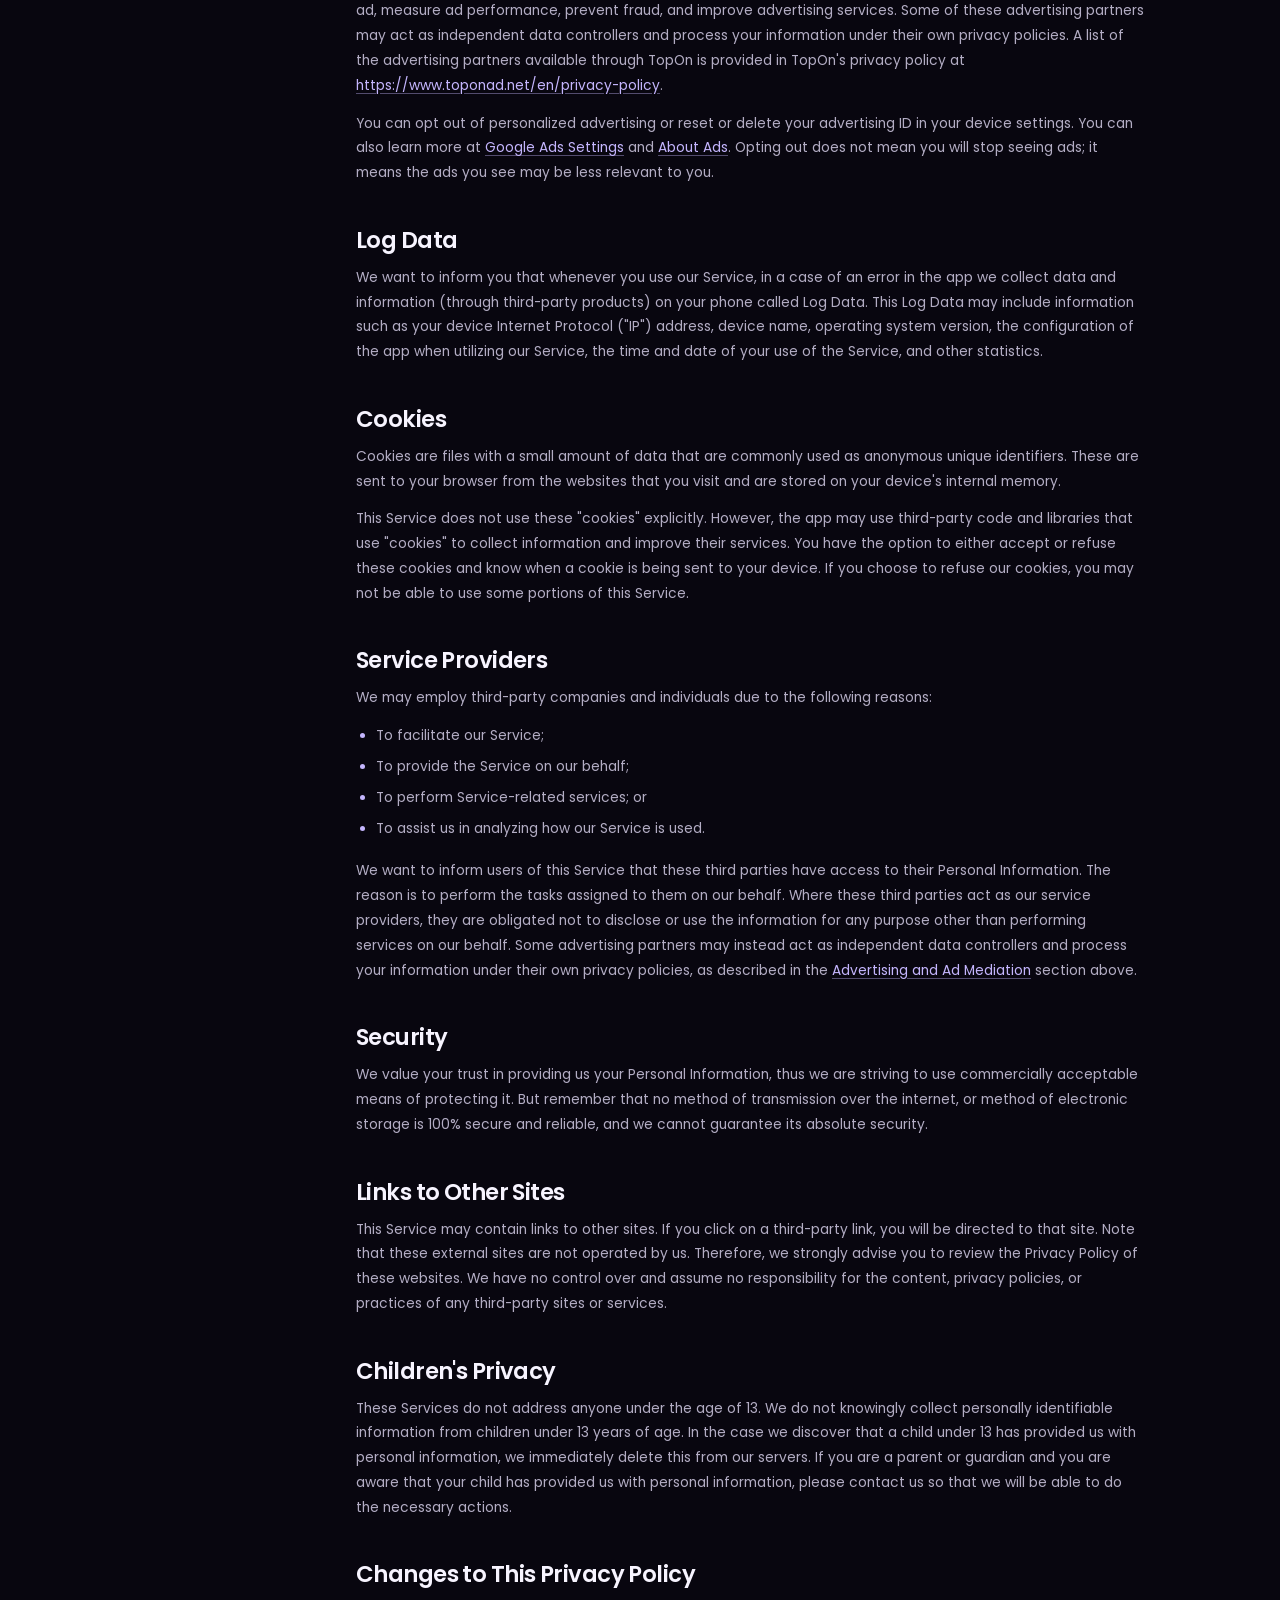
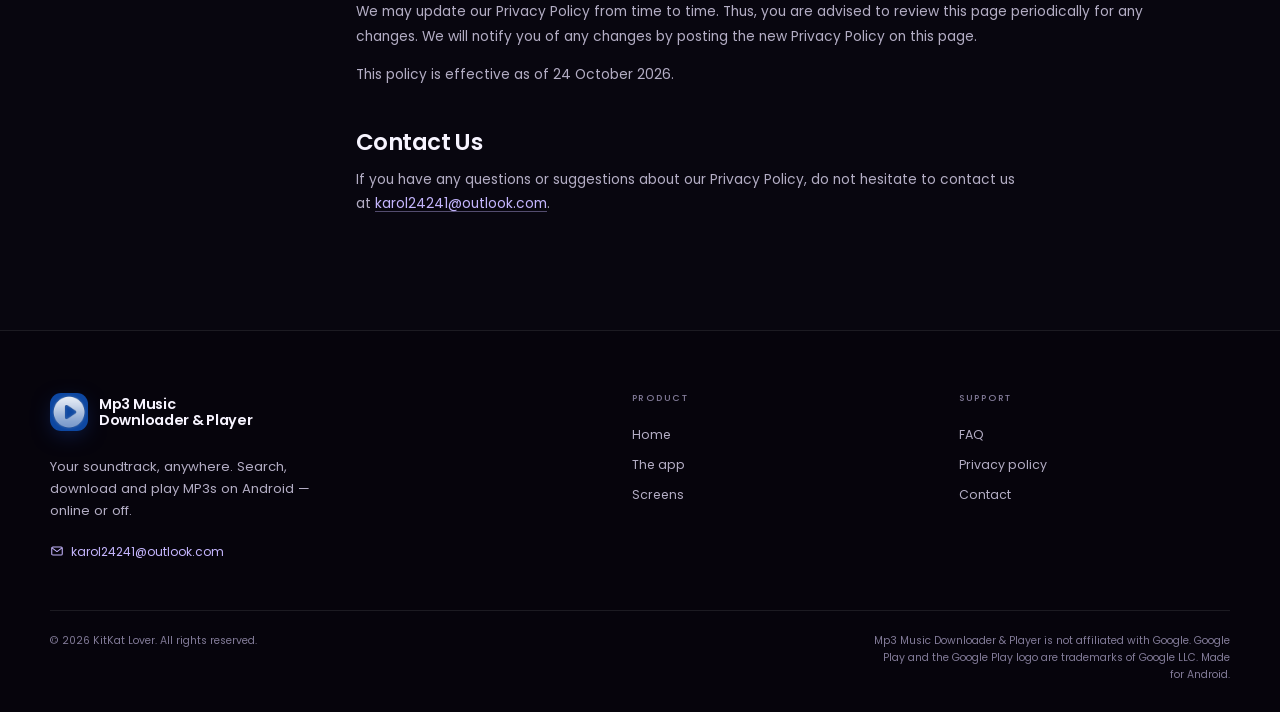
<file: policy.html>
<!DOCTYPE html>
<html lang="en" class="no-js">
<head>
  <meta charset="utf-8">
  <meta name="viewport" content="width=device-width, initial-scale=1">
  <title>Privacy Policy — Mp3 Music Downloader &amp; Player</title>
  <meta name="description" content="Privacy policy for Mp3 Music Downloader &amp; Player, including how TopOn and its advertising partners process data.">
  <meta name="theme-color" content="#08060f">
  <meta name="color-scheme" content="dark">
  <link rel="canonical" href="https://karolkotas.github.io/policy.html">
  <meta name="robots" content="index, follow">

  <meta property="og:type" content="website">
  <meta property="og:site_name" content="Mp3 Music Downloader &amp; Player">
  <meta property="og:url" content="https://karolkotas.github.io/policy.html">
  <meta property="og:title" content="Privacy Policy — Mp3 Music Downloader &amp; Player">
  <meta property="og:description" content="How Mp3 Music Downloader &amp; Player handles information when you use the app.">
  <meta property="og:image" content="https://karolkotas.github.io/assets/og-image.jpg">
  <meta property="og:image:width" content="1200">
  <meta property="og:image:height" content="630">
  <meta name="twitter:card" content="summary_large_image">
  <meta name="twitter:title" content="Privacy Policy — Mp3 Music Downloader &amp; Player">
  <meta name="twitter:description" content="How Mp3 Music Downloader &amp; Player handles information when you use the app.">
  <meta name="twitter:image" content="https://karolkotas.github.io/assets/og-image.jpg">

  <link rel="icon" href="assets/favicon.ico" sizes="any">
  <link rel="icon" type="image/png" sizes="192x192" href="assets/icon-192.png">
  <link rel="apple-touch-icon" href="assets/apple-touch-icon.png">

  <link rel="preload" href="assets/fonts/poppins-regular.woff2" as="font" type="font/woff2" crossorigin>
  <link rel="preload" href="assets/fonts/poppins-semibold.woff2" as="font" type="font/woff2" crossorigin>

  <link rel="stylesheet" href="assets/css/styles.css">
  <script>
    document.documentElement.classList.remove("no-js");
    document.documentElement.classList.add("js");
  </script>
</head>
<body>
  <a class="skip-link" href="#main">Skip to content</a>

  <svg class="svg-sprite" xmlns="http://www.w3.org/2000/svg" aria-hidden="true">
    <symbol id="i-google-play" viewBox="0 0 24 24"><path fill="currentColor" stroke="none" d="M22.018 13.298l-3.919 2.218-3.515-3.493 3.543-3.521 3.891 2.202a1.49 1.49 0 0 1 0 2.594zM1.337.924a1.486 1.486 0 0 0-.112.568v21.017c0 .217.045.419.124.6l11.155-11.087L1.337.924zm12.207 10.065l3.258-3.238L3.45.195a1.466 1.466 0 0 0-.946-.179l11.04 10.973zm0 2.067l-11 10.933c.298.036.612-.016.906-.183l13.324-7.54-3.23-3.21z"/></symbol>
    <symbol id="i-shield" viewBox="0 0 24 24"><path d="M12 3 5 6v5c0 4.4 2.9 8.4 7 9.5 4.1-1.1 7-5.1 7-9.5V6l-7-3Z"/><path d="m9 12 2 2 4-4"/></symbol>
    <symbol id="i-mail" viewBox="0 0 24 24"><rect x="3" y="5" width="18" height="14" rx="2"/><path d="m4 7 8 6 8-6"/></symbol>
    <symbol id="i-arrow-right" viewBox="0 0 24 24"><path d="M5 12h14"/><path d="m13 6 6 6-6 6"/></symbol>
  </svg>

  <header class="site-header" data-header>
    <div class="container header-inner">
      <a class="brand" href="index.html" aria-label="Mp3 Music Downloader &amp; Player — home">
        <img class="brand__mark" src="assets/icon-192.png" width="38" height="38" alt="">
        <span class="brand__text">
          <span class="brand__name">Mp3 Music<br>Downloader &amp; Player</span>
        </span>
      </a>

      <nav class="nav" id="primary-nav" aria-label="Primary">
        <a href="index.html">Home</a>
        <a href="app.html">The app</a>
        <a href="mailto:karol24241@outlook.com">Contact</a>
        <a class="btn btn--primary nav__cta" href="https://play.google.com/store/apps/details?id=org.newappscreator.freemp3music" target="_blank" rel="noopener">Get it on Google Play</a>
      </nav>

      <div class="header-actions">
        <a class="btn btn--primary btn--small" href="https://play.google.com/store/apps/details?id=org.newappscreator.freemp3music" target="_blank" rel="noopener">
          <svg class="icon icon--fill" aria-hidden="true"><use href="#i-google-play"/></svg>
          Get the app
        </a>
        <button class="nav-toggle" type="button" aria-controls="primary-nav" aria-expanded="false" aria-label="Open menu" data-nav-toggle>
          <span class="nav-toggle__box" aria-hidden="true"><span></span><span></span><span></span></span>
        </button>
      </div>
    </div>
  </header>

  <main class="legal-page" id="main">
    <div class="container">
      <div class="legal-header reveal">
        <p class="kicker">Legal</p>
        <h1>Privacy Policy</h1>
        <p>How Mp3 Music Downloader &amp; Player handles information when you use the app. This policy applies to the app, published by KitKat Lover.</p>
        <div class="legal-meta">
          <span>Effective 24 October 2026</span>
          <span>Version 1.1</span>
          <span>Android app</span>
        </div>
      </div>

      <div class="legal-layout">
        <aside class="legal-toc reveal" aria-label="On this page">
          <h2>On this page</h2>
          <a href="#information">Information collection</a>
          <a href="#advertising">Advertising &amp; ad mediation</a>
          <a href="#log-data">Log data</a>
          <a href="#cookies">Cookies</a>
          <a href="#service-providers">Service providers</a>
          <a href="#security">Security</a>
          <a href="#links">Links to other sites</a>
          <a href="#children">Children's privacy</a>
          <a href="#changes">Changes to this policy</a>
          <a href="#contact">Contact us</a>
        </aside>

        <article class="legal-body reveal" style="--delay:.08s">
          <div class="legal-callout">
            <svg class="icon" aria-hidden="true"><use href="#i-shield"/></svg>
            <p><strong>The short version:</strong> no account is required, and downloads stay on your device. Ads are delivered through TopOn and its advertising partners, which may collect device and advertising information as described below.</p>
          </div>

          <p>KitKat Lover built the Mp3 Music Downloader &amp; Player app as a Free app. This SERVICE is provided by KitKat Lover at no cost and is intended for use as is.</p>
          <p>This page is used to inform visitors regarding our policies with the collection, use, and disclosure of Personal Information if anyone decided to use our Service.</p>
          <p>If you choose to use our Service, then you agree to the collection and use of information in relation to this policy. The Personal Information that we collect is used for providing and improving the Service. We will not use or share your information with anyone except as described in this Privacy Policy.</p>
          <p>The terms used in this Privacy Policy have the same meanings as in our Terms and Conditions, which are accessible at Mp3 Music Downloader &amp; Player unless otherwise defined in this Privacy Policy.</p>

          <h2 id="information">Information Collection and Use</h2>
          <p>For a better experience, while using our Service, we may require you to provide us with certain personally identifiable information, including but not limited to IP address and advertising ID. In addition, our third-party service providers may automatically collect device and app information, approximate location derived from your IP address, and information about your interactions with advertisements. The information that we request will be retained by us and used as described in this privacy policy.</p>
          <p>The app does use third-party services that may collect information used to identify you.</p>
          <p>Links to the privacy policies of the third-party service providers used by the app:</p>
          <ul>
            <li><a href="https://www.google.com/policies/privacy/" target="_blank" rel="noopener noreferrer">Google Play Services</a></li>
            <li><a href="https://www.toponad.net/en/privacy-policy" target="_blank" rel="noopener noreferrer">TopOn (Thinkup)</a></li>
            <li><a href="https://www.start.io/policy/privacy-policy-site/" target="_blank" rel="noopener noreferrer">Start.io</a></li>
          </ul>

          <h2 id="advertising">Advertising and Ad Mediation</h2>
          <p>The app displays advertisements through TopOn (also known as Thinkup), an advertising mediation platform provided by TopOn Pte. Ltd. TopOn works with multiple advertising networks and may share information with them so that ads can be selected, delivered, measured, and protected against fraud. When you use the app, TopOn and the advertising networks it mediates may collect:</p>
          <ul>
            <li>your device's advertising identifier (such as the Google Advertising ID);</li>
            <li>your IP address and approximate location derived from it;</li>
            <li>device and app information, such as device model, manufacturer, operating system version, language, screen size, network type, and app version;</li>
            <li>information about your interactions with ads, such as impressions and clicks; and</li>
            <li>diagnostic and performance information related to the app and the ads.</li>
          </ul>
          <p>This information may be used to deliver and personalize ads where permitted, limit how often you see the same ad, measure ad performance, prevent fraud, and improve advertising services. Some of these advertising partners may act as independent data controllers and process your information under their own privacy policies. A list of the advertising partners available through TopOn is provided in TopOn's privacy policy at <a href="https://www.toponad.net/en/privacy-policy" target="_blank" rel="noopener noreferrer">https://www.toponad.net/en/privacy-policy</a>.</p>
          <p>You can opt out of personalized advertising or reset or delete your advertising ID in your device settings. You can also learn more at <a href="https://adssettings.google.com/" target="_blank" rel="noopener noreferrer">Google Ads Settings</a> and <a href="https://optout.aboutads.info/" target="_blank" rel="noopener noreferrer">About Ads</a>. Opting out does not mean you will stop seeing ads; it means the ads you see may be less relevant to you.</p>

          <h2 id="log-data">Log Data</h2>
          <p>We want to inform you that whenever you use our Service, in a case of an error in the app we collect data and information (through third-party products) on your phone called Log Data. This Log Data may include information such as your device Internet Protocol ("IP") address, device name, operating system version, the configuration of the app when utilizing our Service, the time and date of your use of the Service, and other statistics.</p>

          <h2 id="cookies">Cookies</h2>
          <p>Cookies are files with a small amount of data that are commonly used as anonymous unique identifiers. These are sent to your browser from the websites that you visit and are stored on your device's internal memory.</p>
          <p>This Service does not use these "cookies" explicitly. However, the app may use third-party code and libraries that use "cookies" to collect information and improve their services. You have the option to either accept or refuse these cookies and know when a cookie is being sent to your device. If you choose to refuse our cookies, you may not be able to use some portions of this Service.</p>

          <h2 id="service-providers">Service Providers</h2>
          <p>We may employ third-party companies and individuals due to the following reasons:</p>
          <ul>
            <li>To facilitate our Service;</li>
            <li>To provide the Service on our behalf;</li>
            <li>To perform Service-related services; or</li>
            <li>To assist us in analyzing how our Service is used.</li>
          </ul>
          <p>We want to inform users of this Service that these third parties have access to their Personal Information. The reason is to perform the tasks assigned to them on our behalf. Where these third parties act as our service providers, they are obligated not to disclose or use the information for any purpose other than performing services on our behalf. Some advertising partners may instead act as independent data controllers and process your information under their own privacy policies, as described in the <a href="#advertising">Advertising and Ad Mediation</a> section above.</p>

          <h2 id="security">Security</h2>
          <p>We value your trust in providing us your Personal Information, thus we are striving to use commercially acceptable means of protecting it. But remember that no method of transmission over the internet, or method of electronic storage is 100% secure and reliable, and we cannot guarantee its absolute security.</p>

          <h2 id="links">Links to Other Sites</h2>
          <p>This Service may contain links to other sites. If you click on a third-party link, you will be directed to that site. Note that these external sites are not operated by us. Therefore, we strongly advise you to review the Privacy Policy of these websites. We have no control over and assume no responsibility for the content, privacy policies, or practices of any third-party sites or services.</p>

          <h2 id="children">Children's Privacy</h2>
          <p>These Services do not address anyone under the age of 13. We do not knowingly collect personally identifiable information from children under 13 years of age. In the case we discover that a child under 13 has provided us with personal information, we immediately delete this from our servers. If you are a parent or guardian and you are aware that your child has provided us with personal information, please contact us so that we will be able to do the necessary actions.</p>

          <h2 id="changes">Changes to This Privacy Policy</h2>
          <p>We may update our Privacy Policy from time to time. Thus, you are advised to review this page periodically for any changes. We will notify you of any changes by posting the new Privacy Policy on this page.</p>
          <p>This policy is effective as of 24 October 2026.</p>

          <h2 id="contact">Contact Us</h2>
          <p>If you have any questions or suggestions about our Privacy Policy, do not hesitate to contact us at <a href="mailto:karol24241@outlook.com">karol24241@outlook.com</a>.</p>
        </article>
      </div>
    </div>
  </main>

  <footer class="site-footer">
    <div class="container footer-grid">
      <div class="footer-brand">
        <a class="brand" href="index.html" aria-label="Mp3 Music Downloader &amp; Player — home">
          <img class="brand__mark" src="assets/icon-192.png" width="38" height="38" alt="">
          <span class="brand__text">
            <span class="brand__name">Mp3 Music<br>Downloader &amp; Player</span>
          </span>
        </a>
        <p>Your soundtrack, anywhere. Search, download and play MP3s on Android — online or off.</p>
        <a class="footer-contact" href="mailto:karol24241@outlook.com">
          <svg class="icon" aria-hidden="true"><use href="#i-mail"/></svg>
          karol24241@outlook.com
        </a>
      </div>

      <div class="footer-col">
        <h2>Product</h2>
        <a href="index.html">Home</a>
        <a href="app.html">The app</a>
        <a href="index.html#screens">Screens</a>
      </div>

      <div class="footer-col">
        <h2>Support</h2>
        <a href="app.html#faq">FAQ</a>
        <a href="policy.html">Privacy policy</a>
        <a href="mailto:karol24241@outlook.com">Contact</a>
      </div>
    </div>

    <div class="container footer-bottom">
      <p>© <span data-year>2026</span> KitKat Lover. All rights reserved.</p>
      <p>Mp3 Music Downloader &amp; Player is not affiliated with Google. Google Play and the Google Play logo are trademarks of Google LLC. Made for Android.</p>
    </div>
  </footer>

  <script src="assets/js/main.js" defer></script>
</body>
</html>
</file>
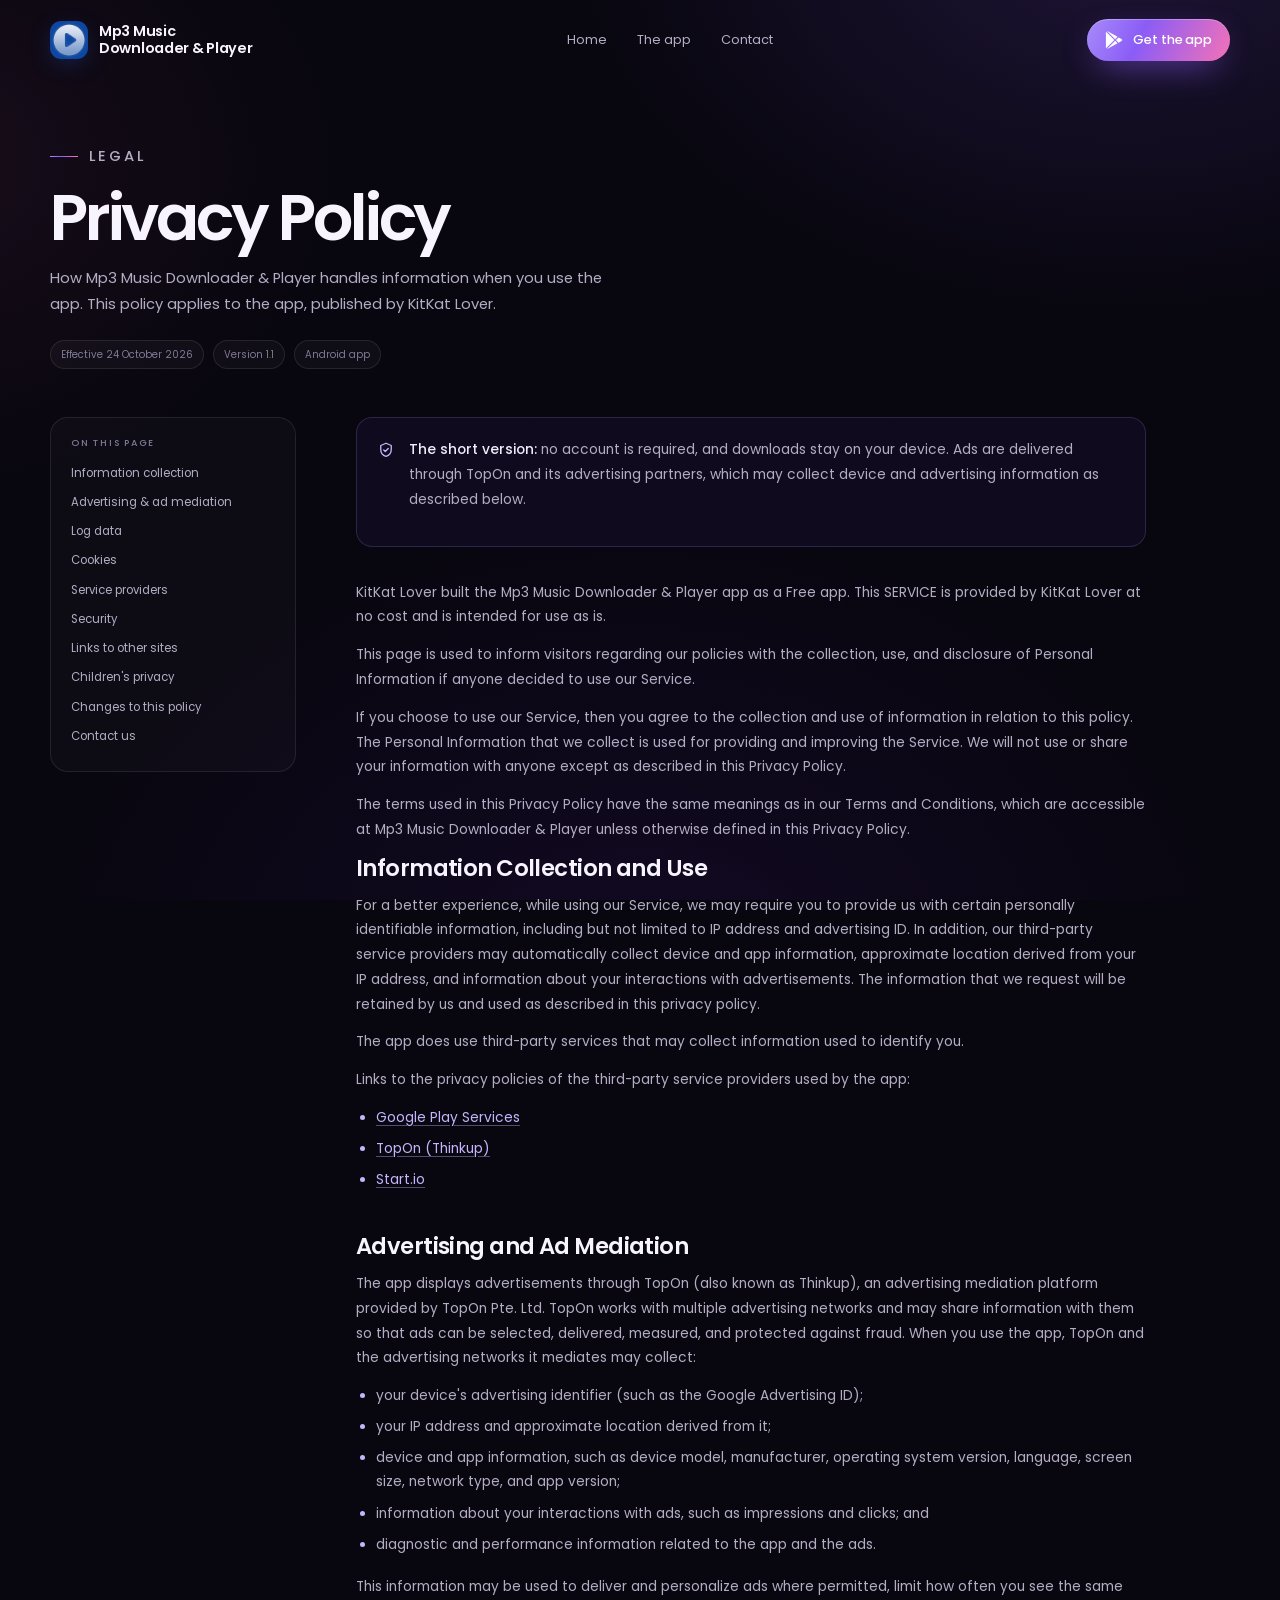
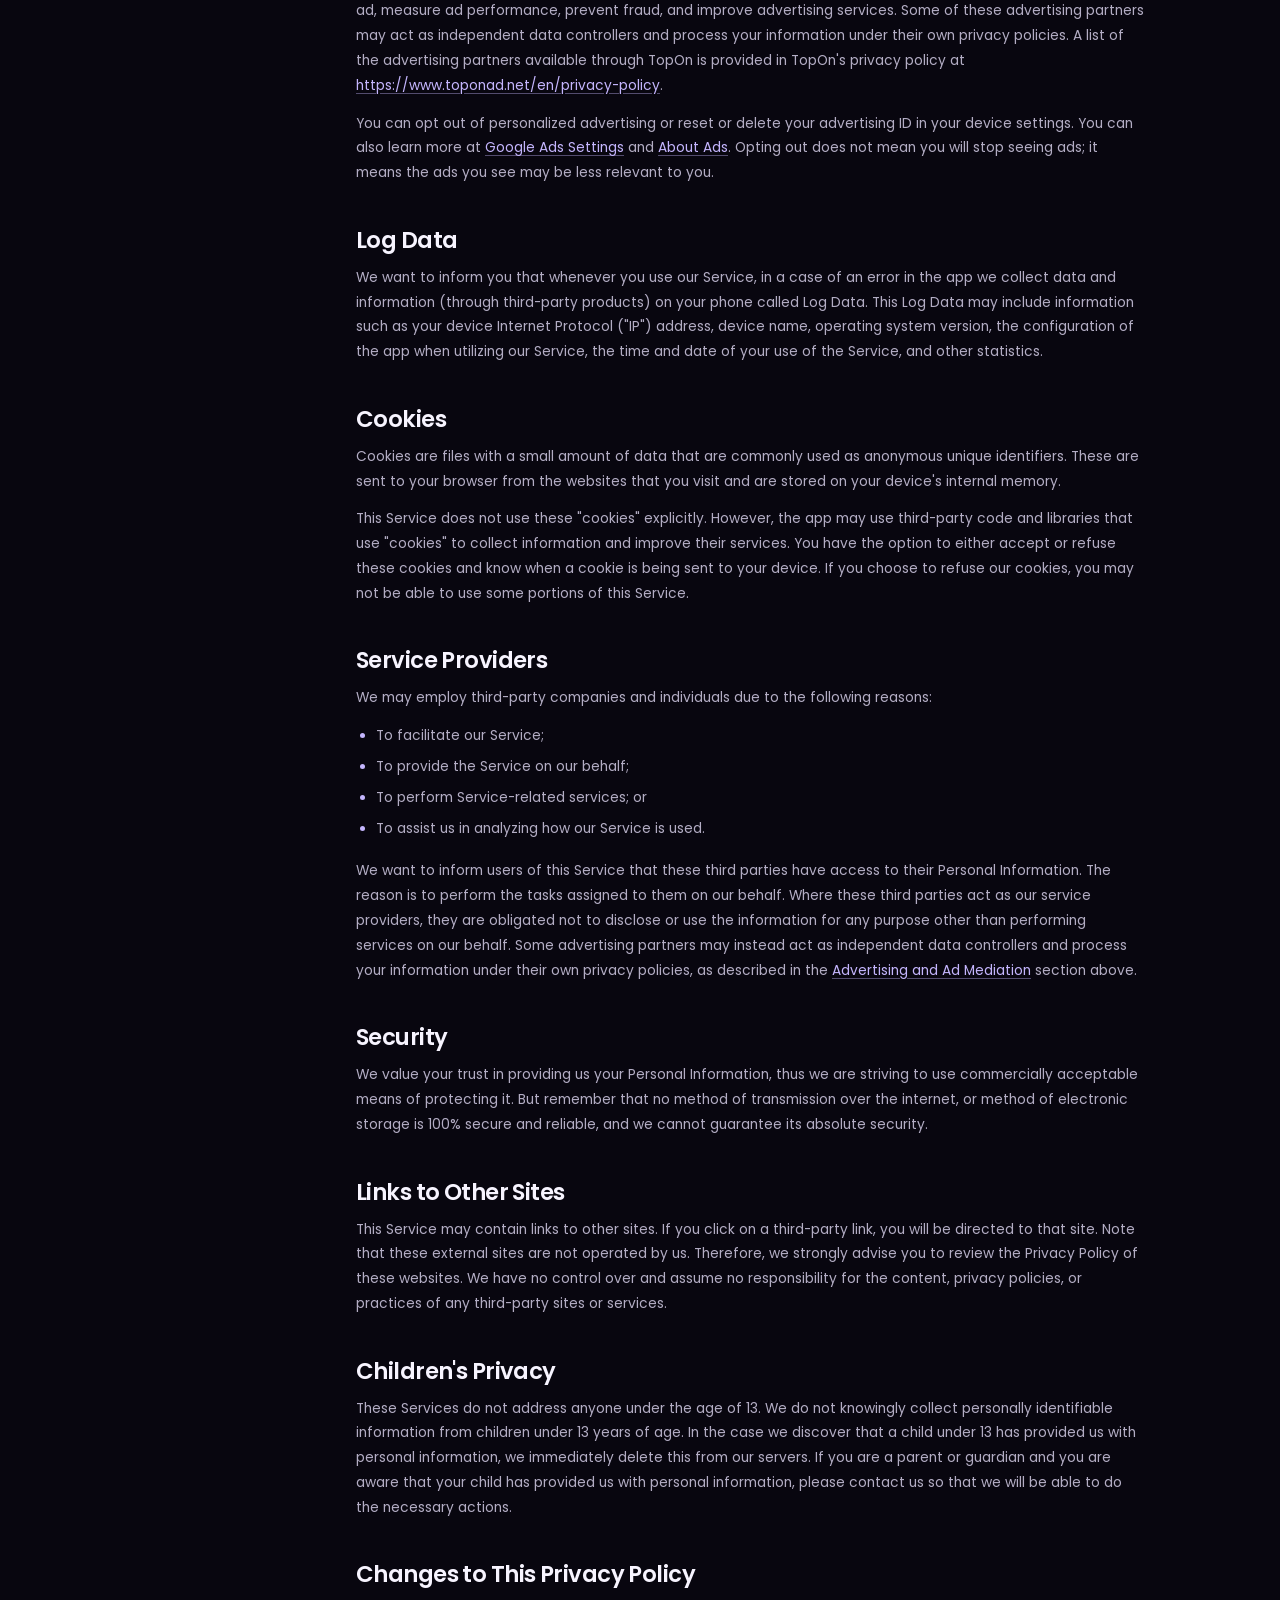
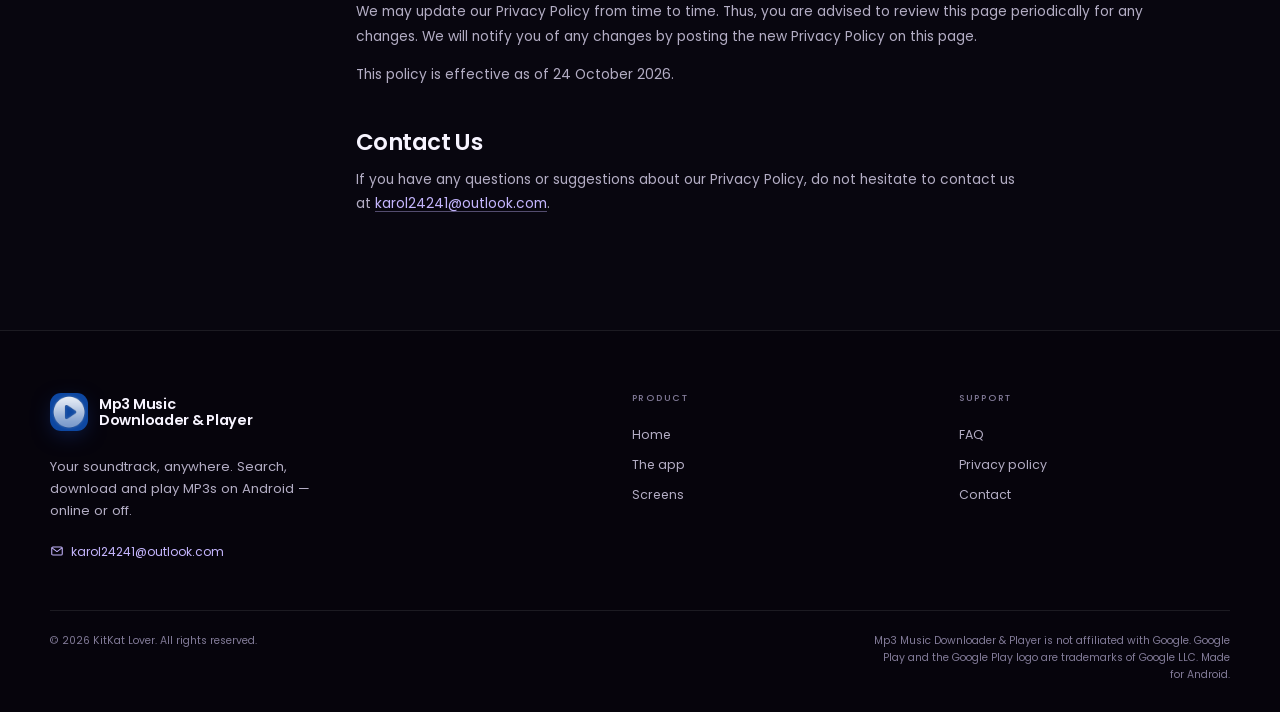
<file: privacy.html>
<!DOCTYPE html>
<html lang="en">
<head>
  <meta charset="utf-8">
  <meta name="viewport" content="width=device-width, initial-scale=1">
  <title>Privacy Policy — Mp3 Music Downloader &amp; Player</title>
  <meta name="robots" content="noindex, follow">
  <link rel="canonical" href="https://karolkotas.github.io/policy.html">
  <meta http-equiv="refresh" content="0; url=policy.html">
  <script>window.location.replace("policy.html");</script>
  <style>
    body {
      display: grid;
      place-items: center;
      min-height: 100vh;
      margin: 0;
      background: #08060f;
      color: #f7f4ff;
      font-family: "Helvetica Neue", Arial, sans-serif;
      text-align: center;
    }
    a { color: #c4b5fd; }
    img { width: 56px; height: 56px; margin: 0 auto 18px; border-radius: 14px; }
    p { color: #b3adc4; font-size: 0.9rem; }
  </style>
</head>
<body>
  <div>
    <img src="assets/icon-192.png" alt="">
    <p>The privacy policy has moved to <a href="policy.html">policy.html</a>.</p>
  </div>
</body>
</html>
</file>
<file: assets/css/styles.css>
/* =========================================================
   Mp3 Music Downloader & Player — site styles
   ========================================================= */

@font-face {
  font-family: "Poppins";
  src: url("../fonts/poppins-regular.woff2") format("woff2");
  font-weight: 400;
  font-style: normal;
  font-display: swap;
}
@font-face {
  font-family: "Poppins";
  src: url("../fonts/poppins-medium.woff2") format("woff2");
  font-weight: 500;
  font-style: normal;
  font-display: swap;
}
@font-face {
  font-family: "Poppins";
  src: url("../fonts/poppins-semibold.woff2") format("woff2");
  font-weight: 600;
  font-style: normal;
  font-display: swap;
}
@font-face {
  font-family: "Poppins";
  src: url("../fonts/poppins-bold.woff2") format("woff2");
  font-weight: 700;
  font-style: normal;
  font-display: swap;
}

:root {
  --ink: #08060f;
  --ink-2: #0d0a16;
  --ink-3: #12101c;
  --text: #f7f4ff;
  --muted: #b3adc4;
  --muted-2: #817a97;
  --violet: #8b5cf6;
  --violet-soft: #c4b5fd;
  --pink: #f472b6;
  --line: rgba(255, 255, 255, 0.09);
  --line-strong: rgba(255, 255, 255, 0.15);
  --card: rgba(255, 255, 255, 0.035);
  --gradient: linear-gradient(115deg, #a78bfa 0%, #8b5cf6 38%, #f472b6 100%);
  --gradient-soft: linear-gradient(135deg, rgba(139, 92, 246, 0.22), rgba(244, 114, 182, 0.1));
  --shadow-lg: 0 40px 100px -30px rgba(0, 0, 0, 0.9);
  --radius: 26px;
  --container: 1180px;
  --header-h: 80px;
  --ease: cubic-bezier(0.22, 0.7, 0.25, 1);
}

*,
*::before,
*::after {
  box-sizing: border-box;
}

* {
  margin: 0;
}

html {
  scroll-behavior: smooth;
  scroll-padding-top: 110px;
  -webkit-text-size-adjust: 100%;
}

body {
  min-height: 100vh;
  overflow-x: hidden;
  background-color: var(--ink);
  background-image:
    radial-gradient(900px 620px at 88% -8%, rgba(139, 92, 246, 0.17), transparent 62%),
    radial-gradient(700px 520px at -8% 18%, rgba(244, 114, 182, 0.07), transparent 64%),
    radial-gradient(900px 700px at 50% 110%, rgba(91, 33, 182, 0.13), transparent 68%);
  background-attachment: fixed;
  color: var(--text);
  font-family: "Poppins", "Helvetica Neue", Arial, sans-serif;
  font-size: 16px;
  line-height: 1.6;
  -webkit-font-smoothing: antialiased;
  -moz-osx-font-smoothing: grayscale;
  text-rendering: optimizeLegibility;
}

body::after {
  content: "";
  position: fixed;
  inset: 0;
  z-index: 9999;
  pointer-events: none;
  opacity: 0.032;
  mix-blend-mode: soft-light;
  background-image: url("data:image/svg+xml,%3Csvg xmlns='http://www.w3.org/2000/svg' width='180' height='180'%3E%3Cfilter id='n'%3E%3CfeTurbulence type='fractalNoise' baseFrequency='.82' numOctaves='4' stitchTiles='stitch'/%3E%3C/filter%3E%3Crect width='100%25' height='100%25' filter='url(%23n)' opacity='.65'/%3E%3C/svg%3E");
  background-size: 180px 180px;
}

::selection {
  background: rgba(139, 92, 246, 0.45);
  color: #fff;
}

::-webkit-scrollbar {
  width: 10px;
}
::-webkit-scrollbar-track {
  background: #08060f;
}
::-webkit-scrollbar-thumb {
  background: #2a2338;
  border-radius: 99px;
  border: 2px solid #08060f;
}
::-webkit-scrollbar-thumb:hover {
  background: #3d3452;
}

h1,
h2,
h3,
h4 {
  font-weight: 600;
  line-height: 1.1;
  letter-spacing: -0.035em;
  text-wrap: balance;
}

p {
  text-wrap: pretty;
}

img,
svg {
  display: block;
  max-width: 100%;
}

img {
  height: auto;
}

a {
  color: inherit;
  text-decoration: none;
}

button,
input {
  font: inherit;
  color: inherit;
}

button {
  background: none;
  border: 0;
  cursor: pointer;
}

ul,
ol {
  list-style: none;
  padding: 0;
}

:focus-visible {
  outline: 2px solid var(--violet-soft);
  outline-offset: 4px;
  border-radius: 4px;
}

.container {
  width: min(var(--container), calc(100% - 48px));
  margin-inline: auto;
}

.icon {
  width: 20px;
  height: 20px;
  flex: 0 0 auto;
  fill: none;
  stroke: currentColor;
  stroke-width: 1.8;
  stroke-linecap: round;
  stroke-linejoin: round;
}

.icon--fill {
  fill: currentColor;
  stroke: none;
}

.sr-only {
  position: absolute;
  width: 1px;
  height: 1px;
  padding: 0;
  overflow: hidden;
  clip: rect(0, 0, 0, 0);
  white-space: nowrap;
  border: 0;
}

.skip-link {
  position: fixed;
  top: 12px;
  left: 12px;
  z-index: 10000;
  padding: 12px 18px;
  border-radius: 10px;
  background: #fff;
  color: #0a0712;
  font-size: 0.85rem;
  font-weight: 500;
  transform: translateY(-160%);
  transition: transform 0.25s var(--ease);
}
.skip-link:focus {
  transform: translateY(0);
}

.svg-sprite {
  position: absolute;
  width: 0;
  height: 0;
  overflow: hidden;
}

/* =========================================================
   Buttons & shared bits
   ========================================================= */

.btn {
  position: relative;
  display: inline-flex;
  align-items: center;
  justify-content: center;
  gap: 10px;
  min-height: 50px;
  padding: 0 24px;
  border-radius: 999px;
  font-size: 0.9rem;
  font-weight: 500;
  letter-spacing: -0.01em;
  white-space: nowrap;
  overflow: hidden;
  transition:
    transform 0.3s var(--ease),
    background-color 0.3s var(--ease),
    border-color 0.3s var(--ease),
    box-shadow 0.3s var(--ease);
}

.btn .icon {
  width: 18px;
  height: 18px;
}

.btn--primary {
  background: var(--gradient);
  color: #fff;
  box-shadow:
    0 12px 34px -12px rgba(139, 92, 246, 0.85),
    inset 0 1px 0 rgba(255, 255, 255, 0.28);
}

.btn--primary::after {
  content: "";
  position: absolute;
  inset: 0;
  background: linear-gradient(110deg, transparent 20%, rgba(255, 255, 255, 0.28) 50%, transparent 80%);
  transform: translateX(-130%);
  transition: transform 0.7s var(--ease);
}

.btn--primary:hover {
  transform: translateY(-2px);
  box-shadow:
    0 18px 42px -12px rgba(139, 92, 246, 0.9),
    inset 0 1px 0 rgba(255, 255, 255, 0.32);
}

.btn--primary:hover::after {
  transform: translateX(130%);
}

.btn--ghost {
  border: 1px solid var(--line-strong);
  background: rgba(255, 255, 255, 0.035);
  color: #ece8f7;
  backdrop-filter: blur(10px);
  -webkit-backdrop-filter: blur(10px);
}

.btn--ghost:hover {
  transform: translateY(-2px);
  border-color: rgba(255, 255, 255, 0.26);
  background: rgba(255, 255, 255, 0.07);
}

.btn--lg {
  min-height: 58px;
  padding-inline: 27px;
  font-size: 0.95rem;
}

.btn--small {
  min-height: 42px;
  padding-inline: 18px;
  font-size: 0.8rem;
}

.store-btn {
  display: inline-flex;
  align-items: center;
  gap: 12px;
  min-height: 58px;
  padding: 8px 22px 8px 18px;
  border-radius: 16px;
  background: #f7f4ff;
  color: #0b0812;
  box-shadow:
    0 16px 40px -18px rgba(255, 255, 255, 0.35),
    inset 0 1px 0 #fff;
  transition:
    transform 0.3s var(--ease),
    background-color 0.3s var(--ease),
    box-shadow 0.3s var(--ease);
}

.store-btn:hover {
  transform: translateY(-2px);
  background: #fff;
  box-shadow:
    0 22px 50px -18px rgba(255, 255, 255, 0.45),
    inset 0 1px 0 #fff;
}

.store-btn .store-icon {
  width: 25px;
  height: 25px;
  color: #0b0812;
}

.store-btn small,
.store-btn strong {
  display: block;
  text-align: left;
  line-height: 1.2;
}

.store-btn small {
  margin-bottom: 2px;
  color: #655d78;
  font-size: 0.54rem;
  font-weight: 500;
  letter-spacing: 0.13em;
  text-transform: uppercase;
}

.store-btn strong {
  font-size: 0.98rem;
  font-weight: 600;
  letter-spacing: -0.02em;
}

.actions {
  display: flex;
  align-items: center;
  flex-wrap: wrap;
  gap: 12px;
}

.actions--center {
  justify-content: center;
}

.fineprint {
  color: var(--muted-2);
  font-size: 0.72rem;
  line-height: 1.6;
}

.fineprint a {
  color: var(--muted);
  text-decoration: underline;
  text-decoration-color: rgba(255, 255, 255, 0.22);
  text-underline-offset: 3px;
}

.fineprint a:hover {
  color: var(--text);
}

.kicker {
  display: flex;
  align-items: center;
  gap: 11px;
  margin-bottom: 15px;
  color: var(--violet-soft);
  font-size: 0.65rem;
  font-weight: 500;
  letter-spacing: 0.2em;
  text-transform: uppercase;
}

.kicker::before {
  content: "";
  width: 28px;
  height: 1px;
  background: var(--gradient);
}

.eyebrow {
  display: inline-flex;
  align-items: center;
  gap: 9px;
  padding: 7px 13px 7px 10px;
  border: 1px solid rgba(167, 139, 250, 0.22);
  border-radius: 999px;
  background: rgba(139, 92, 246, 0.08);
  color: var(--violet-soft);
  font-size: 0.65rem;
  font-weight: 500;
  letter-spacing: 0.13em;
  text-transform: uppercase;
}

.eyebrow__dot {
  width: 6px;
  height: 6px;
  border-radius: 50%;
  background: var(--gradient);
  box-shadow: 0 0 12px rgba(244, 114, 182, 0.9);
}

.grad-text {
  background: var(--gradient);
  -webkit-background-clip: text;
  background-clip: text;
  -webkit-text-fill-color: transparent;
  color: transparent;
}

/* =========================================================
   Header
   ========================================================= */

.site-header {
  position: fixed;
  top: 0;
  right: 0;
  left: 0;
  z-index: 100;
  transition:
    background-color 0.35s var(--ease),
    border-color 0.35s var(--ease),
    backdrop-filter 0.35s var(--ease);
  border-bottom: 1px solid transparent;
}

.site-header.is-scrolled {
  border-bottom-color: var(--line);
  background: rgba(8, 6, 15, 0.78);
  backdrop-filter: blur(18px) saturate(130%);
  -webkit-backdrop-filter: blur(18px) saturate(130%);
}

.header-inner {
  display: flex;
  align-items: center;
  justify-content: space-between;
  gap: 24px;
  height: var(--header-h);
}

.brand {
  display: inline-flex;
  align-items: center;
  gap: 11px;
  flex: 0 0 auto;
}

.brand__mark {
  width: 38px;
  height: 38px;
  border-radius: 11px;
  box-shadow: 0 6px 24px -8px rgba(37, 99, 235, 0.55);
  transition: transform 0.4s var(--ease);
}

.brand:hover .brand__mark {
  transform: rotate(-4deg) scale(1.05);
}

.brand__text {
  display: flex;
  flex-direction: column;
  line-height: 1;
}

.brand__name {
  font-size: 0.9rem;
  font-weight: 600;
  line-height: 1.16;
  letter-spacing: -0.02em;
}

.brand__sub {
  margin-top: 4px;
  color: var(--muted-2);
  font-size: 0.48rem;
  font-weight: 500;
  letter-spacing: 0.2em;
  text-transform: uppercase;
}

.nav {
  display: flex;
  align-items: center;
  gap: 30px;
}

.nav > a {
  position: relative;
  padding: 6px 0;
  color: var(--muted);
  font-size: 0.8rem;
  font-weight: 400;
  transition: color 0.25s var(--ease);
}

.nav > a::after {
  content: "";
  position: absolute;
  right: 0;
  bottom: 0;
  left: 0;
  height: 1px;
  background: var(--gradient);
  transform: scaleX(0);
  transform-origin: right;
  transition: transform 0.3s var(--ease);
}

.nav > a:hover,
.nav > a[aria-current="page"] {
  color: var(--text);
}

.nav > a:hover::after,
.nav > a[aria-current="page"]::after {
  transform: scaleX(1);
  transform-origin: left;
}

.nav__cta {
  display: none;
}

.header-actions {
  display: flex;
  align-items: center;
  gap: 10px;
}

.nav-toggle {
  display: none;
  position: relative;
  width: 44px;
  height: 44px;
  border: 1px solid var(--line);
  border-radius: 50%;
  background: rgba(255, 255, 255, 0.04);
}

.nav-toggle__box {
  position: absolute;
  inset: 0;
  display: flex;
  flex-direction: column;
  align-items: center;
  justify-content: center;
  gap: 5px;
}

.nav-toggle__box span {
  display: block;
  width: 17px;
  height: 1.5px;
  border-radius: 99px;
  background: var(--text);
  transition:
    transform 0.3s var(--ease),
    opacity 0.3s var(--ease);
}

.nav-toggle[aria-expanded="true"] .nav-toggle__box span:nth-child(1) {
  transform: translateY(6.5px) rotate(45deg);
}
.nav-toggle[aria-expanded="true"] .nav-toggle__box span:nth-child(2) {
  opacity: 0;
}
.nav-toggle[aria-expanded="true"] .nav-toggle__box span:nth-child(3) {
  transform: translateY(-6.5px) rotate(-45deg);
}

/* =========================================================
   Hero
   ========================================================= */

.hero {
  position: relative;
  padding: clamp(132px, 18vh, 188px) 0 clamp(68px, 9vw, 108px);
  overflow: clip;
}

.hero::before {
  content: "";
  position: absolute;
  top: 8%;
  right: -18%;
  width: min(780px, 68vw);
  aspect-ratio: 1;
  border-radius: 50%;
  background: radial-gradient(circle, rgba(139, 92, 246, 0.16), transparent 66%);
  filter: blur(20px);
  pointer-events: none;
}

.hero-grid {
  position: relative;
  display: grid;
  grid-template-columns: minmax(0, 1.08fr) minmax(0, 0.92fr);
  align-items: center;
  gap: 48px;
}

.hero-copy {
  position: relative;
  z-index: 2;
}

.hero h1 {
  margin: 20px 0 24px;
  font-size: clamp(2.65rem, 4.6vw, 3.45rem);
  line-height: 0.98;
  letter-spacing: -0.055em;
}

.hero h1 span {
  display: inline;
}

.hero__lead {
  max-width: 47ch;
  color: var(--muted);
  font-size: 1rem;
  line-height: 1.72;
}

.hero .actions {
  margin-top: 30px;
}

.hero-meta {
  display: flex;
  flex-wrap: wrap;
  gap: 10px 22px;
  margin-top: 28px;
}

.hero-meta li {
  display: flex;
  align-items: center;
  gap: 7px;
  color: var(--muted);
  font-size: 0.75rem;
}

.hero-meta .icon {
  width: 14px;
  height: 14px;
  color: #a7f3d0;
}

.hero .fineprint {
  margin-top: 16px;
}

.hero-art {
  position: relative;
  display: grid;
  place-items: center;
  min-height: 620px;
}

.hero-glow {
  position: absolute;
  width: 70%;
  aspect-ratio: 1;
  border-radius: 50%;
  background:
    radial-gradient(circle at 50% 50%, rgba(139, 92, 246, 0.36), transparent 60%),
    radial-gradient(circle at 70% 30%, rgba(244, 114, 182, 0.2), transparent 55%);
  filter: blur(38px);
  pointer-events: none;
}

.hero-ring {
  position: absolute;
  width: min(480px, 86%);
  aspect-ratio: 1;
  border: 1px solid rgba(255, 255, 255, 0.065);
  border-radius: 50%;
  pointer-events: none;
}

.hero-ring--one {
  transform: rotate(12deg);
}

.hero-ring--two {
  width: min(390px, 70%);
  border-color: rgba(196, 181, 253, 0.1);
  transform: rotate(-16deg);
}

.hero-ring::after {
  content: "";
  position: absolute;
  top: 50%;
  left: -3px;
  width: 5px;
  height: 5px;
  border-radius: 50%;
  background: var(--pink);
  box-shadow: 0 0 14px var(--pink);
}

.hero-ring--two::after {
  top: 18%;
  left: auto;
  right: 4%;
  background: var(--violet-soft);
  box-shadow: 0 0 14px var(--violet-soft);
}

.phone {
  position: relative;
  isolation: isolate;
  padding: 9px;
  border-radius: 42px;
  background: linear-gradient(155deg, #322a43, #171221 45%, #08060f);
  box-shadow:
    0 50px 110px -28px rgba(0, 0, 0, 0.95),
    0 0 0 1px rgba(255, 255, 255, 0.11),
    inset 0 1px 0 rgba(255, 255, 255, 0.2);
}

.phone__screen {
  position: relative;
  aspect-ratio: 1080 / 2340;
  overflow: hidden;
  border-radius: 34px;
  background: #05040a;
}

.phone__screen img {
  width: 100%;
  height: 100%;
  object-fit: cover;
}

.phone__screen::after {
  content: "";
  position: absolute;
  inset: 0;
  background: linear-gradient(115deg, rgba(255, 255, 255, 0.09), transparent 26%, transparent 70%, rgba(255, 255, 255, 0.025));
  pointer-events: none;
}

.phone__island {
  position: absolute;
  top: 18px;
  left: 50%;
  z-index: 2;
  width: 28%;
  height: 20px;
  border-radius: 999px;
  background: #05040a;
  box-shadow: inset 0 0 0 1px rgba(255, 255, 255, 0.06);
  transform: translateX(-50%);
  pointer-events: none;
}

.phone--hero {
  position: relative;
  z-index: 2;
  width: min(320px, 72vw);
  transform: rotate(2.2deg);
}

.phone--hero .phone__screen {
  border-radius: 34px;
}

.phone--hero::before {
  content: "";
  position: absolute;
  inset: -14px;
  z-index: -1;
  border-radius: 56px;
  background: linear-gradient(150deg, rgba(139, 92, 246, 0.4), rgba(244, 114, 182, 0.12), transparent 60%);
  filter: blur(24px);
  opacity: 0.75;
}

.float-card {
  position: absolute;
  z-index: 3;
  display: flex;
  align-items: center;
  gap: 11px;
  padding: 11px 14px;
  border: 1px solid rgba(255, 255, 255, 0.13);
  border-radius: 15px;
  background: rgba(15, 11, 24, 0.74);
  box-shadow: 0 20px 50px -20px rgba(0, 0, 0, 0.85);
  backdrop-filter: blur(16px);
  -webkit-backdrop-filter: blur(16px);
}

.float-card strong,
.float-card span {
  display: block;
  line-height: 1.3;
}

.float-card strong {
  font-size: 0.72rem;
  font-weight: 500;
}

.float-card span {
  color: var(--muted-2);
  font-size: 0.6rem;
}

.float-card--now {
  top: 15%;
  left: -2%;
}

.float-card--offline {
  right: -1%;
  bottom: 13%;
}

.float-card__icon {
  display: grid;
  place-items: center;
  width: 30px;
  height: 30px;
  border-radius: 9px;
  background: rgba(167, 139, 250, 0.14);
  color: #a7f3d0;
}

.float-card__icon .icon {
  width: 15px;
  height: 15px;
}

.eq {
  display: flex;
  align-items: flex-end;
  gap: 3px;
  width: 24px;
  height: 24px;
  padding: 4px;
  border-radius: 8px;
  background: rgba(139, 92, 246, 0.13);
}

.eq span {
  width: 3px;
  border-radius: 99px;
  background: var(--gradient);
  transform-origin: bottom;
  animation: eq 1.15s ease-in-out infinite;
}

.eq span:nth-child(1) {
  height: 55%;
  animation-delay: -0.2s;
}
.eq span:nth-child(2) {
  height: 100%;
  animation-delay: -0.55s;
}
.eq span:nth-child(3) {
  height: 72%;
  animation-delay: -0.85s;
}

@keyframes eq {
  0%,
  100% {
    transform: scaleY(0.4);
  }
  50% {
    transform: scaleY(1);
  }
}

/* =========================================================
   Value strip
   ========================================================= */

.value-strip {
  display: grid;
  grid-template-columns: repeat(4, 1fr);
  margin-top: 10px;
  padding: 9px;
  border: 1px solid var(--line);
  border-radius: 20px;
  background: rgba(255, 255, 255, 0.026);
  backdrop-filter: blur(8px);
  -webkit-backdrop-filter: blur(8px);
}

.value-item {
  display: flex;
  align-items: center;
  justify-content: center;
  gap: 9px;
  padding: 12px 10px;
  color: var(--muted);
  font-size: 0.74rem;
  border-right: 1px solid var(--line);
}

.value-item:last-child {
  border-right: 0;
}

.value-item .icon {
  width: 16px;
  height: 16px;
  color: var(--violet-soft);
}

/* =========================================================
   Sections
   ========================================================= */

.section {
  position: relative;
  padding: clamp(74px, 9vw, 118px) 0;
}

.section--tight {
  padding-top: 30px;
}

.section-head {
  display: flex;
  align-items: flex-end;
  justify-content: space-between;
  gap: 48px;
  margin-bottom: 46px;
}

.section-head > div {
  max-width: 640px;
}

.section-head h2 {
  font-size: clamp(2rem, 4.2vw, 3.35rem);
  line-height: 1.06;
  letter-spacing: -0.045em;
}

.section-head .dim {
  color: #6e6684;
}

.section-head > p {
  max-width: 40ch;
  padding-bottom: 5px;
  color: var(--muted);
  font-size: 0.92rem;
  line-height: 1.72;
}

.section-head p a {
  color: var(--violet-soft);
  text-decoration: underline;
  text-decoration-color: rgba(196, 181, 253, 0.4);
  text-underline-offset: 3px;
}

.section-head p a:hover {
  color: #fff;
}

.section-head--center {
  display: flex;
  flex-direction: column;
  align-items: center;
  gap: 17px;
  max-width: 760px;
  margin-inline: auto;
  text-align: center;
}

.section-head--center > div {
  max-width: none;
}

.section-head--center .kicker {
  justify-content: center;
}

.section-head--center .kicker::after {
  content: "";
  width: 28px;
  height: 1px;
  background: linear-gradient(90deg, var(--pink), var(--violet));
}

.section-head--center > p {
  max-width: 52ch;
  padding-bottom: 0;
}

/* =========================================================
   Feature bento
   ========================================================= */

.feature-grid {
  display: grid;
  grid-template-columns: repeat(3, minmax(0, 1fr));
  gap: 16px;
}

.feature-card {
  position: relative;
  display: flex;
  flex-direction: column;
  min-height: 300px;
  padding: 28px;
  overflow: hidden;
  border: 1px solid var(--line);
  border-radius: var(--radius);
  background:
    linear-gradient(155deg, rgba(255, 255, 255, 0.055), rgba(255, 255, 255, 0.018) 58%),
    var(--ink-2);
  transition:
    transform 0.4s var(--ease),
    border-color 0.4s var(--ease),
    box-shadow 0.4s var(--ease);
}

.feature-card::before {
  content: "";
  position: absolute;
  inset: 0;
  background: radial-gradient(420px 240px at var(--mx, 78%) var(--my, 0%), rgba(139, 92, 246, 0.17), transparent 70%);
  opacity: 0;
  transition: opacity 0.45s var(--ease);
  pointer-events: none;
}

.feature-card::after {
  content: "";
  position: absolute;
  top: -1px;
  right: 24px;
  left: 24px;
  height: 1px;
  background: linear-gradient(90deg, transparent, rgba(196, 181, 253, 0.2), transparent);
  opacity: 0;
  transition: opacity 0.4s var(--ease);
}

.feature-card:hover {
  transform: translateY(-5px);
  border-color: rgba(167, 139, 250, 0.28);
  box-shadow: 0 34px 70px -40px rgba(0, 0, 0, 0.85);
}

.feature-card:hover::before,
.feature-card:hover::after {
  opacity: 1;
}

.feature-card--wide {
  grid-column: span 2;
}

.feature-icon {
  position: relative;
  z-index: 1;
  display: grid;
  place-items: center;
  width: 46px;
  height: 46px;
  border: 1px solid rgba(167, 139, 250, 0.24);
  border-radius: 15px;
  background: linear-gradient(140deg, rgba(139, 92, 246, 0.26), rgba(244, 114, 182, 0.1));
  color: #ddd2ff;
  box-shadow: inset 0 1px 0 rgba(255, 255, 255, 0.12);
}

.feature-icon .icon {
  width: 21px;
  height: 21px;
}

.feature-copy {
  position: relative;
  z-index: 1;
  max-width: 52ch;
  margin-top: auto;
  padding-top: 40px;
}

.feature-copy h3 {
  margin-bottom: 8px;
  font-size: 1.18rem;
  letter-spacing: -0.025em;
}

.feature-copy p {
  color: var(--muted);
  font-size: 0.86rem;
  line-height: 1.68;
}

.feature-card--wide .feature-copy {
  max-width: 46%;
}

.feature-visual {
  position: absolute;
  top: 28px;
  right: 28px;
  z-index: 1;
  width: 44%;
  max-width: 360px;
}

.feature-badge {
  position: absolute;
  top: 30px;
  right: 30px;
  z-index: 1;
  display: inline-flex;
  align-items: center;
  gap: 7px;
  padding: 8px 12px;
  border: 1px solid rgba(244, 114, 182, 0.22);
  border-radius: 999px;
  background: rgba(244, 114, 182, 0.07);
  color: #f9a8d4;
  font-size: 0.58rem;
  font-weight: 500;
  letter-spacing: 0.14em;
  text-transform: uppercase;
}

.feature-badge .icon {
  width: 13px;
  height: 13px;
}

/* Mock search */

.mock-search__bar {
  display: flex;
  align-items: center;
  gap: 9px;
  padding: 12px 13px;
  border: 1px solid rgba(167, 139, 250, 0.4);
  border-radius: 14px;
  background: rgba(8, 6, 15, 0.56);
  box-shadow: 0 0 40px rgba(139, 92, 246, 0.12);
}

.mock-search__bar .icon {
  width: 15px;
  height: 15px;
  color: var(--violet-soft);
}

.mock-search__bar em {
  color: #ded8ea;
  font-size: 0.72rem;
  font-style: normal;
}

.mock-count {
  margin-left: auto;
  padding: 3px 7px;
  border-radius: 999px;
  background: rgba(255, 255, 255, 0.07);
  color: #9d94b3;
  font-size: 0.52rem;
  white-space: nowrap;
}

.mock-chips {
  display: flex;
  flex-wrap: wrap;
  gap: 6px;
  margin-top: 9px;
}

.mock-chip {
  padding: 5px 9px;
  border: 1px solid var(--line);
  border-radius: 999px;
  background: rgba(255, 255, 255, 0.035);
  color: #aaa2bc;
  font-size: 0.55rem;
}

.mock-chip--active {
  border-color: rgba(167, 139, 250, 0.35);
  background: rgba(139, 92, 246, 0.14);
  color: #d8ccff;
}

/* Waveform */

.wave {
  position: absolute;
  top: 34px;
  right: 30px;
  z-index: 1;
  display: flex;
  align-items: flex-end;
  gap: 4px;
  height: 48px;
}

.wave span {
  width: 4px;
  height: var(--h);
  border-radius: 999px;
  background: linear-gradient(180deg, #a78bfa, #f472b6);
  opacity: 0.85;
  transform-origin: bottom;
  animation: wave 1.5s ease-in-out infinite;
  animation-delay: calc(var(--i) * -0.09s);
}

@keyframes wave {
  0%,
  100% {
    transform: scaleY(0.5);
    opacity: 0.55;
  }
  50% {
    transform: scaleY(1);
    opacity: 0.95;
  }
}

/* Queue mini */

.queue-mini {
  position: absolute;
  top: 26px;
  right: 26px;
  z-index: 1;
  display: flex;
  flex-direction: column;
  gap: 7px;
  width: min(220px, 46%);
}

.queue-mini__row {
  display: flex;
  align-items: center;
  gap: 9px;
  padding: 8px 9px;
  border: 1px solid var(--line);
  border-radius: 11px;
  background: rgba(255, 255, 255, 0.03);
}

.queue-mini__art {
  width: 24px;
  height: 24px;
  border-radius: 6px;
  background: linear-gradient(135deg, #8b5cf6, #f472b6);
}

.queue-mini__row:nth-child(2) .queue-mini__art {
  background: linear-gradient(135deg, #f59e0b, #ef4444);
}
.queue-mini__row:nth-child(3) .queue-mini__art {
  background: linear-gradient(135deg, #06b6d4, #3b82f6);
}

.queue-mini__lines {
  display: flex;
  flex: 1;
  flex-direction: column;
  gap: 4px;
}

.queue-mini__lines i {
  display: block;
  height: 4px;
  border-radius: 99px;
  background: rgba(255, 255, 255, 0.18);
}

.queue-mini__lines i:first-child {
  width: 72%;
  background: rgba(255, 255, 255, 0.4);
}

.queue-mini__lines i:last-child {
  width: 46%;
}

.queue-mini__grip {
  display: flex;
  flex-direction: column;
  gap: 2px;
}

.queue-mini__grip i {
  display: block;
  width: 8px;
  height: 1px;
  background: rgba(255, 255, 255, 0.2);
}

/* Mini player */

.mini-player {
  position: absolute;
  top: 30px;
  right: 28px;
  z-index: 1;
  display: flex;
  align-items: center;
  gap: 10px;
  width: min(270px, 52%);
  padding: 11px;
  border: 1px solid var(--line);
  border-radius: 14px;
  background: rgba(8, 6, 15, 0.56);
  box-shadow: 0 18px 40px -24px rgba(0, 0, 0, 0.8);
}

.mini-player__art {
  width: 36px;
  height: 36px;
  flex: 0 0 auto;
  border-radius: 9px;
  background:
    radial-gradient(circle at 50% 50%, #0b0812 0 6%, transparent 6.5%),
    repeating-radial-gradient(circle at 50% 50%, rgba(255, 255, 255, 0.1) 0 1px, transparent 1px 3px),
    linear-gradient(135deg, #8b5cf6, #f472b6);
}

.mini-player__meta {
  min-width: 0;
  flex: 1;
}

.mini-player__meta strong {
  display: block;
  overflow: hidden;
  color: #eee9fb;
  font-size: 0.65rem;
  font-weight: 500;
  text-overflow: ellipsis;
  white-space: nowrap;
}

.mini-player__meta span {
  display: block;
  color: var(--muted-2);
  font-size: 0.55rem;
}

.mini-player__controls {
  display: flex;
  align-items: center;
  gap: 8px;
  padding-right: 3px;
  color: #ded7ef;
}

.mini-player__controls .icon {
  width: 11px;
  height: 11px;
}

.mini-player__play {
  display: grid;
  place-items: center;
  width: 22px;
  height: 22px;
  border-radius: 50%;
  background: var(--gradient);
  color: #fff;
}

.mini-player__play .icon {
  width: 9px;
  height: 9px;
  margin-left: 1px;
}

/* =========================================================
   Screen gallery
   ========================================================= */

.section-head--gallery {
  margin-bottom: 34px;
}

.gallery-controls {
  display: flex;
  gap: 9px;
  padding-bottom: 4px;
}

.gallery-btn {
  display: grid;
  place-items: center;
  width: 46px;
  height: 46px;
  border: 1px solid var(--line);
  border-radius: 50%;
  background: rgba(255, 255, 255, 0.035);
  color: var(--text);
  transition:
    background-color 0.25s var(--ease),
    border-color 0.25s var(--ease),
    transform 0.25s var(--ease),
    opacity 0.25s var(--ease);
}

.gallery-btn:hover:not(:disabled) {
  transform: translateY(-2px);
  border-color: rgba(167, 139, 250, 0.36);
  background: rgba(139, 92, 246, 0.13);
}

.gallery-btn:disabled {
  opacity: 0.28;
  cursor: default;
}

.gallery-btn .icon {
  width: 19px;
  height: 19px;
}

.gallery {
  position: relative;
}

.gallery-track {
  display: flex;
  gap: 22px;
  overflow-x: auto;
  padding: 4px 2px 14px;
  scroll-behavior: smooth;
  scroll-snap-type: x mandatory;
  scrollbar-width: none;
  overscroll-behavior-inline: contain;
}

.gallery-track::-webkit-scrollbar {
  display: none;
}

.shot {
  flex: 0 0 clamp(210px, 22vw, 254px);
  scroll-snap-align: start;
}

.shot .phone {
  padding: 6px;
  border-radius: 30px;
  transition: transform 0.45s var(--ease);
}

.shot .phone__screen {
  border-radius: 25px;
}

.shot .phone__island {
  top: 12px;
  height: 13px;
}

.shot:hover .phone {
  transform: translateY(-6px);
}

.shot figcaption {
  display: grid;
  grid-template-columns: auto 1fr;
  column-gap: 10px;
  padding: 15px 4px 0;
}

.shot-index {
  grid-row: span 2;
  padding-top: 2px;
  color: var(--muted-2);
  font-size: 0.58rem;
  font-weight: 500;
  letter-spacing: 0.12em;
}

.shot h3 {
  font-size: 0.85rem;
  font-weight: 500;
  letter-spacing: -0.01em;
}

.shot figcaption p {
  margin-top: 2px;
  color: var(--muted-2);
  font-size: 0.72rem;
  line-height: 1.5;
}

.gallery-footer {
  display: flex;
  align-items: center;
  justify-content: space-between;
  gap: 20px;
  margin-top: 12px;
}

.gallery-dots {
  display: flex;
  align-items: center;
  gap: 6px;
}

.gallery-dots[hidden] {
  display: none;
}

.gallery-dot {
  width: 6px;
  height: 6px;
  border-radius: 999px;
  background: rgba(255, 255, 255, 0.2);
  transition:
    width 0.3s var(--ease),
    background-color 0.3s var(--ease);
}

.gallery-dot[aria-current="true"] {
  width: 22px;
  background: var(--gradient);
}

.gallery-note {
  color: var(--muted-2);
  font-size: 0.66rem;
}

/* =========================================================
   Steps
   ========================================================= */

.steps {
  display: grid;
  grid-template-columns: repeat(3, minmax(0, 1fr));
  gap: 16px;
}

.step {
  position: relative;
  min-height: 250px;
  padding: 26px;
  overflow: hidden;
  border: 1px solid var(--line);
  border-radius: var(--radius);
  background: linear-gradient(155deg, rgba(255, 255, 255, 0.045), rgba(255, 255, 255, 0.012));
}

.step::before {
  content: "";
  position: absolute;
  right: -30%;
  bottom: -55%;
  width: 260px;
  aspect-ratio: 1;
  border-radius: 50%;
  background: radial-gradient(circle, rgba(139, 92, 246, 0.13), transparent 68%);
  pointer-events: none;
}

.step__num {
  position: absolute;
  top: 18px;
  right: 23px;
  color: rgba(196, 181, 253, 0.18);
  font-size: 2.9rem;
  font-weight: 600;
  letter-spacing: -0.06em;
  line-height: 1;
}

.step__icon {
  display: grid;
  place-items: center;
  width: 46px;
  height: 46px;
  margin-bottom: 40px;
  border: 1px solid rgba(167, 139, 250, 0.22);
  border-radius: 15px;
  background: rgba(139, 92, 246, 0.1);
  color: var(--violet-soft);
}

.step__icon .icon {
  width: 20px;
  height: 20px;
}

.step h3 {
  margin-bottom: 7px;
  font-size: 1.16rem;
  letter-spacing: -0.025em;
}

.step p {
  max-width: 34ch;
  color: var(--muted);
  font-size: 0.84rem;
  line-height: 1.68;
}

/* =========================================================
   CTA
   ========================================================= */

.cta-wrap {
  padding-bottom: clamp(70px, 9vw, 110px);
}

.cta {
  position: relative;
  overflow: hidden;
  padding: clamp(52px, 8vw, 88px) 24px;
  border: 1px solid rgba(167, 139, 250, 0.22);
  border-radius: 34px;
  background:
    radial-gradient(720px 360px at 50% -10%, rgba(139, 92, 246, 0.3), transparent 66%),
    radial-gradient(520px 300px at 85% 100%, rgba(244, 114, 182, 0.12), transparent 70%),
    linear-gradient(160deg, rgba(255, 255, 255, 0.045), rgba(255, 255, 255, 0.012));
  text-align: center;
}

.cta::before,
.cta::after {
  content: "";
  position: absolute;
  border-radius: 50%;
  pointer-events: none;
}

.cta::before {
  top: -110px;
  left: -80px;
  width: 300px;
  height: 300px;
  border: 1px solid rgba(255, 255, 255, 0.06);
}

.cta::after {
  right: -100px;
  bottom: -160px;
  width: 360px;
  height: 360px;
  border: 1px solid rgba(255, 255, 255, 0.05);
}

.cta__mark {
  width: 62px;
  height: 62px;
  margin: 0 auto 22px;
  border-radius: 18px;
  box-shadow: 0 18px 55px -18px rgba(37, 99, 235, 0.75);
}

.cta h2 {
  max-width: 15ch;
  margin-inline: auto;
  font-size: clamp(2.1rem, 5vw, 3.9rem);
  line-height: 1.02;
  letter-spacing: -0.05em;
}

.cta__lead {
  max-width: 44ch;
  margin: 18px auto 0;
  color: var(--muted);
  font-size: 0.94rem;
  line-height: 1.7;
}

.cta .actions {
  justify-content: center;
  margin-top: 30px;
}

.cta .fineprint {
  margin-top: 18px;
}

/* =========================================================
   Footer
   ========================================================= */

.site-footer {
  border-top: 1px solid var(--line);
  background: rgba(4, 3, 8, 0.42);
}

.footer-grid {
  display: grid;
  grid-template-columns: 1.55fr 0.8fr 0.8fr;
  gap: 56px;
  padding: 62px 0 44px;
}

.footer-brand p {
  max-width: 36ch;
  margin-top: 17px;
  color: var(--muted);
  font-size: 0.82rem;
  line-height: 1.7;
}

.footer-contact {
  display: inline-flex;
  align-items: center;
  gap: 7px;
  margin-top: 19px;
  color: var(--violet-soft);
  font-size: 0.75rem;
  transition: color 0.25s var(--ease);
}

.footer-contact:hover {
  color: #fff;
}

.footer-contact .icon {
  width: 14px;
  height: 14px;
}

.footer-col h2 {
  margin-bottom: 17px;
  color: var(--muted-2);
  font-size: 0.58rem;
  font-weight: 500;
  letter-spacing: 0.19em;
  text-transform: uppercase;
}

.footer-col a {
  display: block;
  width: fit-content;
  padding: 5px 0;
  color: var(--muted);
  font-size: 0.78rem;
  transition:
    color 0.25s var(--ease),
    transform 0.25s var(--ease);
}

.footer-col a:hover {
  color: var(--text);
  transform: translateX(3px);
}

.footer-bottom {
  display: flex;
  align-items: flex-start;
  justify-content: space-between;
  gap: 20px;
  padding: 22px 0 28px;
  border-top: 1px solid var(--line);
  color: var(--muted-2);
  font-size: 0.66rem;
  line-height: 1.6;
}

.footer-bottom p:last-child {
  max-width: 54ch;
  text-align: right;
}

/* =========================================================
   App page
   ========================================================= */

.page-hero {
  position: relative;
  padding: clamp(128px, 16vh, 170px) 0 clamp(50px, 7vw, 80px);
  overflow: clip;
}

.breadcrumb {
  display: flex;
  align-items: center;
  gap: 9px;
  margin-bottom: 30px;
  color: var(--muted-2);
  font-size: 0.68rem;
}

.breadcrumb a {
  transition: color 0.25s var(--ease);
}

.breadcrumb a:hover {
  color: var(--text);
}

.breadcrumb span[aria-current] {
  color: var(--muted);
}

.app-hero {
  display: grid;
  grid-template-columns: minmax(0, 1.06fr) minmax(0, 0.94fr);
  align-items: center;
  gap: 60px;
}

.app-head {
  display: flex;
  align-items: center;
  gap: 16px;
  margin-bottom: 22px;
}

.app-head__icon {
  width: 70px;
  height: 70px;
  flex: 0 0 auto;
  border-radius: 20px;
  box-shadow:
    0 18px 40px -18px rgba(139, 92, 246, 0.8),
    inset 0 1px 0 rgba(255, 255, 255, 0.2);
}

.app-head__text {
  display: flex;
  flex-direction: column;
  align-items: flex-start;
  min-width: 0;
}

.app-head .kicker {
  margin-bottom: 5px;
}

.app-head .kicker::before {
  display: none;
}

.app-head .brand__name {
  font-size: 0.84rem;
  font-weight: 500;
  letter-spacing: -0.01em;
  color: var(--text);
}

.app-head .brand__sub {
  font-size: 0.58rem;
}

.app-hero h1 {
  max-width: 13ch;
  margin-bottom: 20px;
  font-size: clamp(2.4rem, 4.6vw, 3.7rem);
  line-height: 1;
  letter-spacing: -0.05em;
}

.app-hero .hero__lead {
  max-width: 50ch;
}

.app-hero .actions {
  margin-top: 28px;
}

.app-art {
  position: relative;
  display: grid;
  place-items: center;
  min-height: 590px;
}

.app-art__glow {
  position: absolute;
  width: 74%;
  aspect-ratio: 1;
  border-radius: 50%;
  background: radial-gradient(circle, rgba(139, 92, 246, 0.32), rgba(244, 114, 182, 0.08) 55%, transparent 70%);
  filter: blur(34px);
}

.phone--app-back {
  position: absolute;
  width: min(245px, 42vw);
  transform: translate(-88px, 18px) rotate(-8deg);
  opacity: 0.7;
  filter: saturate(0.85) brightness(0.82);
}

.phone--app-front {
  position: relative;
  z-index: 2;
  width: min(285px, 48vw);
  transform: rotate(3deg);
}

.phone--app-front::before {
  content: "";
  position: absolute;
  inset: -12px;
  z-index: -1;
  border-radius: 54px;
  background: linear-gradient(150deg, rgba(139, 92, 246, 0.38), rgba(244, 114, 182, 0.12), transparent 60%);
  filter: blur(22px);
  opacity: 0.7;
}

.facts {
  display: grid;
  grid-template-columns: repeat(4, 1fr);
  gap: 1px;
  overflow: hidden;
  border: 1px solid var(--line);
  border-radius: 24px;
  background: var(--line);
}

.fact {
  padding: 23px 24px;
  background: #0b0813;
}

.fact__label {
  display: block;
  margin-bottom: 8px;
  color: var(--muted-2);
  font-size: 0.56rem;
  font-weight: 500;
  letter-spacing: 0.18em;
  text-transform: uppercase;
}

.fact strong {
  display: block;
  font-size: 1.08rem;
  font-weight: 500;
  letter-spacing: -0.02em;
}

.fact span:last-child {
  display: block;
  margin-top: 2px;
  color: var(--muted-2);
  font-size: 0.68rem;
}

.detail-grid {
  display: grid;
  grid-template-columns: repeat(2, minmax(0, 1fr));
  gap: 14px;
}

.detail-card {
  display: flex;
  gap: 16px;
  padding: 24px;
  border: 1px solid var(--line);
  border-radius: 20px;
  background: linear-gradient(155deg, rgba(255, 255, 255, 0.045), rgba(255, 255, 255, 0.012));
  transition:
    transform 0.3s var(--ease),
    border-color 0.3s var(--ease),
    background-color 0.3s var(--ease);
}

.detail-card:hover {
  transform: translateY(-3px);
  border-color: rgba(167, 139, 250, 0.24);
  background-color: rgba(255, 255, 255, 0.018);
}

.detail-card__icon {
  display: grid;
  place-items: center;
  width: 42px;
  height: 42px;
  flex: 0 0 auto;
  border: 1px solid rgba(167, 139, 250, 0.2);
  border-radius: 13px;
  background: rgba(139, 92, 246, 0.1);
  color: var(--violet-soft);
}

.detail-card__icon .icon {
  width: 19px;
  height: 19px;
}

.detail-card h3 {
  margin: 2px 0 6px;
  font-size: 0.98rem;
  font-weight: 500;
  letter-spacing: -0.015em;
}

.detail-card p {
  color: var(--muted);
  font-size: 0.8rem;
  line-height: 1.66;
}

.privacy-panel {
  position: relative;
  display: grid;
  grid-template-columns: auto 1fr;
  gap: 28px;
  padding: clamp(28px, 4vw, 44px);
  overflow: hidden;
  border: 1px solid rgba(167, 139, 250, 0.2);
  border-radius: 30px;
  background:
    radial-gradient(520px 260px at 0% 0%, rgba(139, 92, 246, 0.15), transparent 65%),
    linear-gradient(150deg, rgba(255, 255, 255, 0.045), rgba(255, 255, 255, 0.01));
}

.privacy-panel__icon {
  display: grid;
  place-items: center;
  width: 64px;
  height: 64px;
  border: 1px solid rgba(167, 139, 250, 0.24);
  border-radius: 20px;
  background: rgba(139, 92, 246, 0.12);
  color: var(--violet-soft);
}

.privacy-panel__icon .icon {
  width: 27px;
  height: 27px;
}

.privacy-panel h2 {
  max-width: 20ch;
  margin-bottom: 12px;
  font-size: clamp(1.6rem, 3vw, 2.3rem);
  letter-spacing: -0.035em;
}

.privacy-panel p {
  max-width: 66ch;
  color: var(--muted);
  font-size: 0.88rem;
  line-height: 1.75;
}

.privacy-tags {
  display: flex;
  flex-wrap: wrap;
  gap: 7px;
  margin-top: 20px;
}

.privacy-tag {
  padding: 6px 10px;
  border: 1px solid var(--line);
  border-radius: 999px;
  background: rgba(255, 255, 255, 0.035);
  color: var(--muted);
  font-size: 0.62rem;
}

.privacy-panel__link {
  display: inline-flex;
  align-items: center;
  gap: 7px;
  margin-top: 22px;
  color: var(--violet-soft);
  font-size: 0.8rem;
  font-weight: 500;
}

.privacy-panel__link .icon {
  width: 15px;
  height: 15px;
  transition: transform 0.25s var(--ease);
}

.privacy-panel__link:hover .icon {
  transform: translateX(3px);
}

.faq-layout {
  display: grid;
  grid-template-columns: 0.78fr 1.22fr;
  align-items: start;
  gap: 60px;
}

.faq-layout .section-head {
  display: block;
  margin: 0;
}

.faq-layout .section-head p {
  max-width: 36ch;
  margin-top: 16px;
  padding: 0;
}

.faq-list {
  display: grid;
  gap: 9px;
}

.faq {
  overflow: hidden;
  border: 1px solid var(--line);
  border-radius: 16px;
  background: rgba(255, 255, 255, 0.022);
  transition:
    border-color 0.25s var(--ease),
    background-color 0.25s var(--ease);
}

.faq:hover {
  border-color: rgba(255, 255, 255, 0.16);
}

.faq[open] {
  border-color: rgba(167, 139, 250, 0.22);
  background: rgba(139, 92, 246, 0.045);
}

.faq summary {
  display: flex;
  align-items: center;
  justify-content: space-between;
  gap: 20px;
  padding: 17px 19px;
  cursor: pointer;
  font-size: 0.86rem;
  font-weight: 500;
  list-style: none;
}

.faq summary::-webkit-details-marker {
  display: none;
}

.faq__icon {
  position: relative;
  width: 16px;
  height: 16px;
  flex: 0 0 auto;
}

.faq__icon::before,
.faq__icon::after {
  content: "";
  position: absolute;
  top: 50%;
  left: 50%;
  width: 12px;
  height: 1.5px;
  border-radius: 99px;
  background: var(--muted);
  transform: translate(-50%, -50%);
  transition:
    transform 0.25s var(--ease),
    background-color 0.25s var(--ease);
}

.faq__icon::after {
  transform: translate(-50%, -50%) rotate(90deg);
}

.faq[open] .faq__icon::after {
  transform: translate(-50%, -50%) rotate(0deg);
}

.faq[open] .faq__icon::before,
.faq[open] .faq__icon::after {
  background: var(--violet-soft);
}

.faq p {
  padding: 0 19px 18px;
  color: var(--muted);
  font-size: 0.8rem;
  line-height: 1.72;
}

/* =========================================================
   Legal page
   ========================================================= */

.legal-page {
  padding: clamp(128px, 16vh, 170px) 0 100px;
}

.legal-header {
  max-width: 790px;
  margin-bottom: 48px;
}

.legal-header h1 {
  margin-bottom: 16px;
  font-size: clamp(2.5rem, 5vw, 4rem);
  line-height: 1.02;
  letter-spacing: -0.05em;
}

.legal-header p {
  max-width: 64ch;
  color: var(--muted);
  font-size: 0.92rem;
  line-height: 1.75;
}

.legal-meta {
  display: flex;
  flex-wrap: wrap;
  align-items: center;
  gap: 9px;
  margin-top: 22px;
}

.legal-meta span {
  padding: 6px 10px;
  border: 1px solid var(--line);
  border-radius: 999px;
  background: rgba(255, 255, 255, 0.03);
  color: var(--muted-2);
  font-size: 0.62rem;
}

.legal-layout {
  display: grid;
  grid-template-columns: 246px minmax(0, 1fr);
  align-items: start;
  gap: 60px;
}

.legal-toc {
  position: sticky;
  top: 110px;
  padding: 20px;
  border: 1px solid var(--line);
  border-radius: 18px;
  background: rgba(255, 255, 255, 0.025);
}

.legal-toc h2 {
  margin-bottom: 10px;
  color: var(--muted-2);
  font-size: 0.58rem;
  font-weight: 500;
  letter-spacing: 0.19em;
  text-transform: uppercase;
}

.legal-toc a {
  display: block;
  padding: 6px 0;
  color: var(--muted);
  font-size: 0.72rem;
  line-height: 1.5;
  transition: color 0.2s var(--ease);
}

.legal-toc a:hover {
  color: var(--text);
}

.legal-body {
  max-width: 790px;
}

.legal-callout {
  display: flex;
  gap: 14px;
  margin-bottom: 34px;
  padding: 20px;
  border: 1px solid rgba(167, 139, 250, 0.2);
  border-radius: 16px;
  background: rgba(139, 92, 246, 0.06);
}

.legal-callout .icon {
  width: 18px;
  height: 18px;
  flex: 0 0 auto;
  margin-top: 3px;
  color: var(--violet-soft);
}

.legal-callout p {
  margin: 0;
  color: var(--muted);
  font-size: 0.82rem;
  line-height: 1.7;
}

.legal-body h2 {
  margin: 42px 0 13px;
  scroll-margin-top: 110px;
  font-size: 1.42rem;
  letter-spacing: -0.025em;
}

.legal-body h2:first-of-type {
  margin-top: 0;
}

.legal-body p {
  margin-bottom: 13px;
  color: var(--muted);
  font-size: 0.86rem;
  line-height: 1.8;
}

.legal-body ul {
  margin: 0 0 18px;
  padding-left: 20px;
  list-style: disc;
}

.legal-body li {
  margin-bottom: 7px;
  color: var(--muted);
  font-size: 0.86rem;
  line-height: 1.75;
}

.legal-body li::marker {
  color: var(--violet-soft);
}

.legal-body a {
  color: var(--violet-soft);
  text-decoration: underline;
  text-decoration-color: rgba(196, 181, 253, 0.4);
  text-underline-offset: 3px;
}

.legal-body a:hover {
  color: #fff;
}

.legal-body strong {
  color: #f0ebfb;
  font-weight: 500;
}

.legal-contact {
  margin-top: 38px;
  padding-top: 24px;
  border-top: 1px solid var(--line);
  color: var(--muted);
  font-size: 0.84rem;
}

/* =========================================================
   Reveal animations
   ========================================================= */

.js .reveal {
  opacity: 0;
  transform: translateY(26px);
  transition:
    opacity 0.85s var(--ease),
    transform 0.85s var(--ease);
  transition-delay: var(--delay, 0s);
}

.js .reveal.is-visible {
  opacity: 1;
  transform: none;
}

/* =========================================================
   Responsive
   ========================================================= */

@media (max-width: 1080px) {
  .hero-grid {
    gap: 24px;
  }

  .hero-art {
    min-height: 560px;
  }

  .phone--hero {
    width: min(290px, 70vw);
  }

  .feature-card--wide .feature-copy {
    max-width: 50%;
  }

  .feature-visual {
    width: 42%;
  }

  .float-card--now {
    left: -1%;
  }

  .float-card--offline {
    right: -1%;
  }
}

@media (max-width: 960px) {
  :root {
    --header-h: 74px;
  }

  .nav {
    position: fixed;
    top: var(--header-h);
    right: 0;
    bottom: 0;
    left: 0;
    z-index: 90;
    display: flex;
    flex-direction: column;
    align-items: stretch;
    gap: 2px;
    padding: 28px 24px 40px;
    background: rgba(8, 6, 15, 0.97);
    border-top: 1px solid var(--line);
    opacity: 0;
    visibility: hidden;
    transform: translateY(-8px);
    transition:
      opacity 0.3s var(--ease),
      visibility 0.3s var(--ease),
      transform 0.3s var(--ease);
    overflow-y: auto;
  }

  .nav.is-open {
    opacity: 1;
    visibility: visible;
    transform: none;
  }

  .nav > a {
    padding: 15px 2px;
    border-bottom: 1px solid var(--line);
    color: var(--text);
    font-size: 1.25rem;
    font-weight: 500;
    letter-spacing: -0.02em;
  }

  .nav > a::after {
    display: none;
  }

  .nav > .nav__cta {
    display: inline-flex;
    align-items: center;
    justify-content: center;
    margin-top: 24px;
    padding: 14px 22px;
    border-bottom: 0;
    border-radius: 999px;
    color: #fff;
    font-size: 0.9rem;
    font-weight: 500;
    letter-spacing: -0.01em;
  }

  .nav-toggle {
    display: block;
  }

  .header-actions .btn {
    display: none;
  }

  body.nav-open {
    overflow: hidden;
  }

  .hero {
    padding-top: 128px;
  }

  .hero-grid {
    grid-template-columns: 1fr;
    gap: 12px;
  }

  .hero-copy {
    max-width: 680px;
  }

  .hero h1 {
    font-size: clamp(2.6rem, 7.2vw, 4rem);
  }

  .hero-art {
    min-height: 560px;
    margin-top: 18px;
  }

  .phone--hero {
    width: min(300px, 68vw);
  }

  .value-strip {
    grid-template-columns: repeat(2, 1fr);
  }

  .value-item:nth-child(2) {
    border-right: 0;
  }

  .value-item:nth-child(-n + 2) {
    border-bottom: 1px solid var(--line);
  }

  .section-head {
    display: block;
  }

  .section-head > p {
    max-width: 52ch;
    margin-top: 16px;
  }

  .section-head--center {
    display: flex;
  }

  .section-head--center > p {
    margin-top: 0;
  }

  .feature-grid {
    grid-template-columns: repeat(2, minmax(0, 1fr));
  }

  .feature-card--wide {
    grid-column: span 2;
  }

  .feature-card--wide .feature-copy {
    max-width: 54%;
  }

  .app-hero {
    grid-template-columns: 1fr;
    gap: 20px;
  }

  .app-art {
    min-height: 540px;
    margin-top: 6px;
  }

  .phone--app-front {
    width: min(300px, 62vw);
  }

  .phone--app-back {
    width: min(255px, 54vw);
    transform: translate(-95px, 15px) rotate(-8deg);
  }

  .facts {
    grid-template-columns: repeat(2, 1fr);
  }

  .faq-layout {
    grid-template-columns: 1fr;
    gap: 32px;
  }

  .legal-layout {
    grid-template-columns: 1fr;
    gap: 34px;
  }

  .legal-toc {
    position: static;
    display: flex;
    flex-wrap: wrap;
    gap: 4px 18px;
    padding: 16px 18px;
  }

  .legal-toc h2 {
    width: 100%;
    margin-bottom: 4px;
  }

  .legal-toc a {
    padding: 3px 0;
  }

  .footer-grid {
    grid-template-columns: 1.4fr 0.8fr 0.8fr;
    gap: 32px;
  }
}

@media (max-width: 760px) {
  .container {
    width: calc(100% - 36px);
  }

  .section {
    padding: 64px 0;
  }

  .hero {
    padding-top: 116px;
    padding-bottom: 48px;
  }

  .hero h1 {
    font-size: clamp(2.45rem, 9vw, 3.2rem);
  }

  .hero__lead {
    font-size: 0.94rem;
  }

  .hero-art {
    min-height: 500px;
  }

  .float-card--now {
    top: 11%;
    left: 0;
  }

  .float-card--offline {
    right: 0;
    bottom: 8%;
  }

  .feature-grid {
    grid-template-columns: 1fr;
  }

  .feature-card,
  .feature-card--wide {
    grid-column: auto;
    min-height: 270px;
  }

  .feature-card--wide .feature-copy {
    max-width: 100%;
  }

  .feature-visual,
  .wave,
  .queue-mini,
  .mini-player {
    display: none;
  }

  .feature-copy {
    padding-top: 34px;
  }

  .steps {
    grid-template-columns: 1fr;
  }

  .step {
    min-height: 0;
  }

  .step__icon {
    margin-bottom: 26px;
  }

  .gallery-track {
    gap: 16px;
  }

  .shot {
    flex-basis: min(62vw, 230px);
  }

  .gallery-footer {
    flex-direction: column;
    align-items: flex-start;
    gap: 10px;
  }

  .detail-grid {
    grid-template-columns: 1fr;
  }

  .privacy-panel {
    grid-template-columns: 1fr;
    gap: 20px;
  }

  .facts {
    grid-template-columns: repeat(2, 1fr);
  }

  .footer-grid {
    grid-template-columns: 1fr 1fr;
    gap: 32px 24px;
    padding-top: 48px;
  }

  .footer-brand {
    grid-column: span 2;
  }

  .footer-bottom {
    flex-direction: column;
    gap: 8px;
  }

  .footer-bottom p:last-child {
    text-align: left;
  }

  .cta {
    border-radius: 26px;
  }
}

@media (max-width: 520px) {
  .container {
    width: calc(100% - 32px);
  }

  .brand__name {
    font-size: 0.82rem;
  }

  .brand .brand__sub {
    display: none;
  }

  .hero .actions {
    align-items: stretch;
    flex-direction: column;
  }

  .hero .actions .btn,
  .hero .actions .store-btn {
    width: 100%;
  }

  .hero .actions .store-btn {
    justify-content: center;
  }

  .hero-meta {
    gap: 8px 16px;
  }

  .hero-art {
    min-height: 440px;
  }

  .phone--hero {
    width: min(258px, 74vw);
  }

  .float-card {
    padding: 9px 11px;
  }

  .float-card--now {
    top: 9%;
    left: 0;
  }

  .float-card--offline {
    right: 0;
    bottom: 7%;
  }

  .float-card strong {
    font-size: 0.66rem;
  }

  .float-card span {
    font-size: 0.55rem;
  }

  .float-card__icon {
    width: 26px;
    height: 26px;
  }

  .value-strip {
    grid-template-columns: 1fr;
  }

  .value-item {
    justify-content: flex-start;
    border-right: 0;
    border-bottom: 1px solid var(--line);
  }

  .value-item:nth-child(3) {
    border-bottom: 1px solid var(--line);
  }

  .value-item:last-child {
    border-bottom: 0;
  }

  .section-head h2,
  .cta h2 {
    font-size: clamp(1.95rem, 8.4vw, 2.55rem);
  }

  .app-head__icon {
    width: 60px;
    height: 60px;
    border-radius: 17px;
  }

  .app-hero h1 {
    font-size: clamp(2.2rem, 9.4vw, 2.9rem);
  }

  .app-art {
    min-height: 460px;
  }

  .phone--app-back {
    display: none;
  }

  .phone--app-front {
    width: min(275px, 78vw);
  }

  .facts {
    grid-template-columns: 1fr;
  }

  .footer-grid {
    grid-template-columns: 1fr;
  }

  .footer-brand {
    grid-column: auto;
  }

  .legal-header h1 {
    font-size: 2.4rem;
  }
}

@media (prefers-reduced-motion: reduce) {
  html {
    scroll-behavior: auto;
  }

  *,
  *::before,
  *::after {
    animation-duration: 0.001ms !important;
    animation-iteration-count: 1 !important;
    transition-duration: 0.001ms !important;
    scroll-behavior: auto !important;
  }

  .js .reveal {
    opacity: 1;
    transform: none;
  }

  .gallery-track {
    scroll-behavior: auto;
  }
}
</file>
